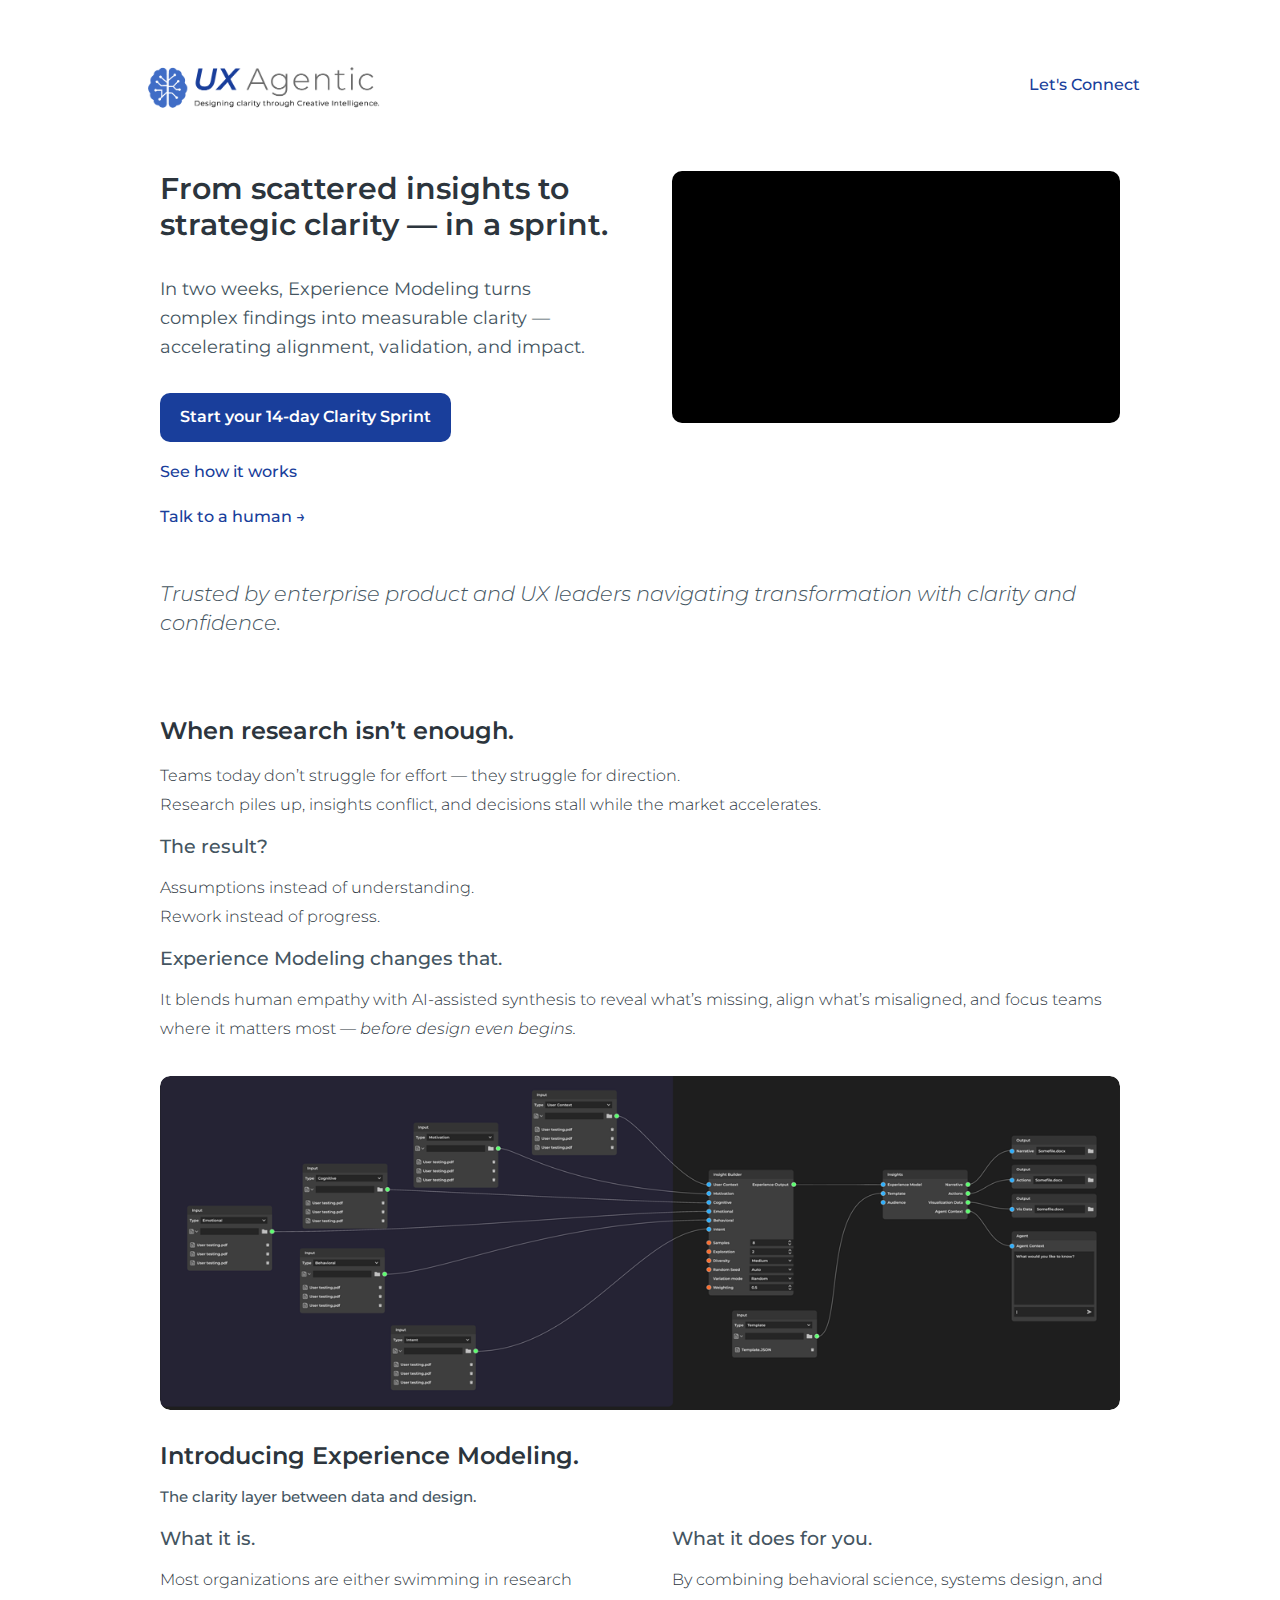
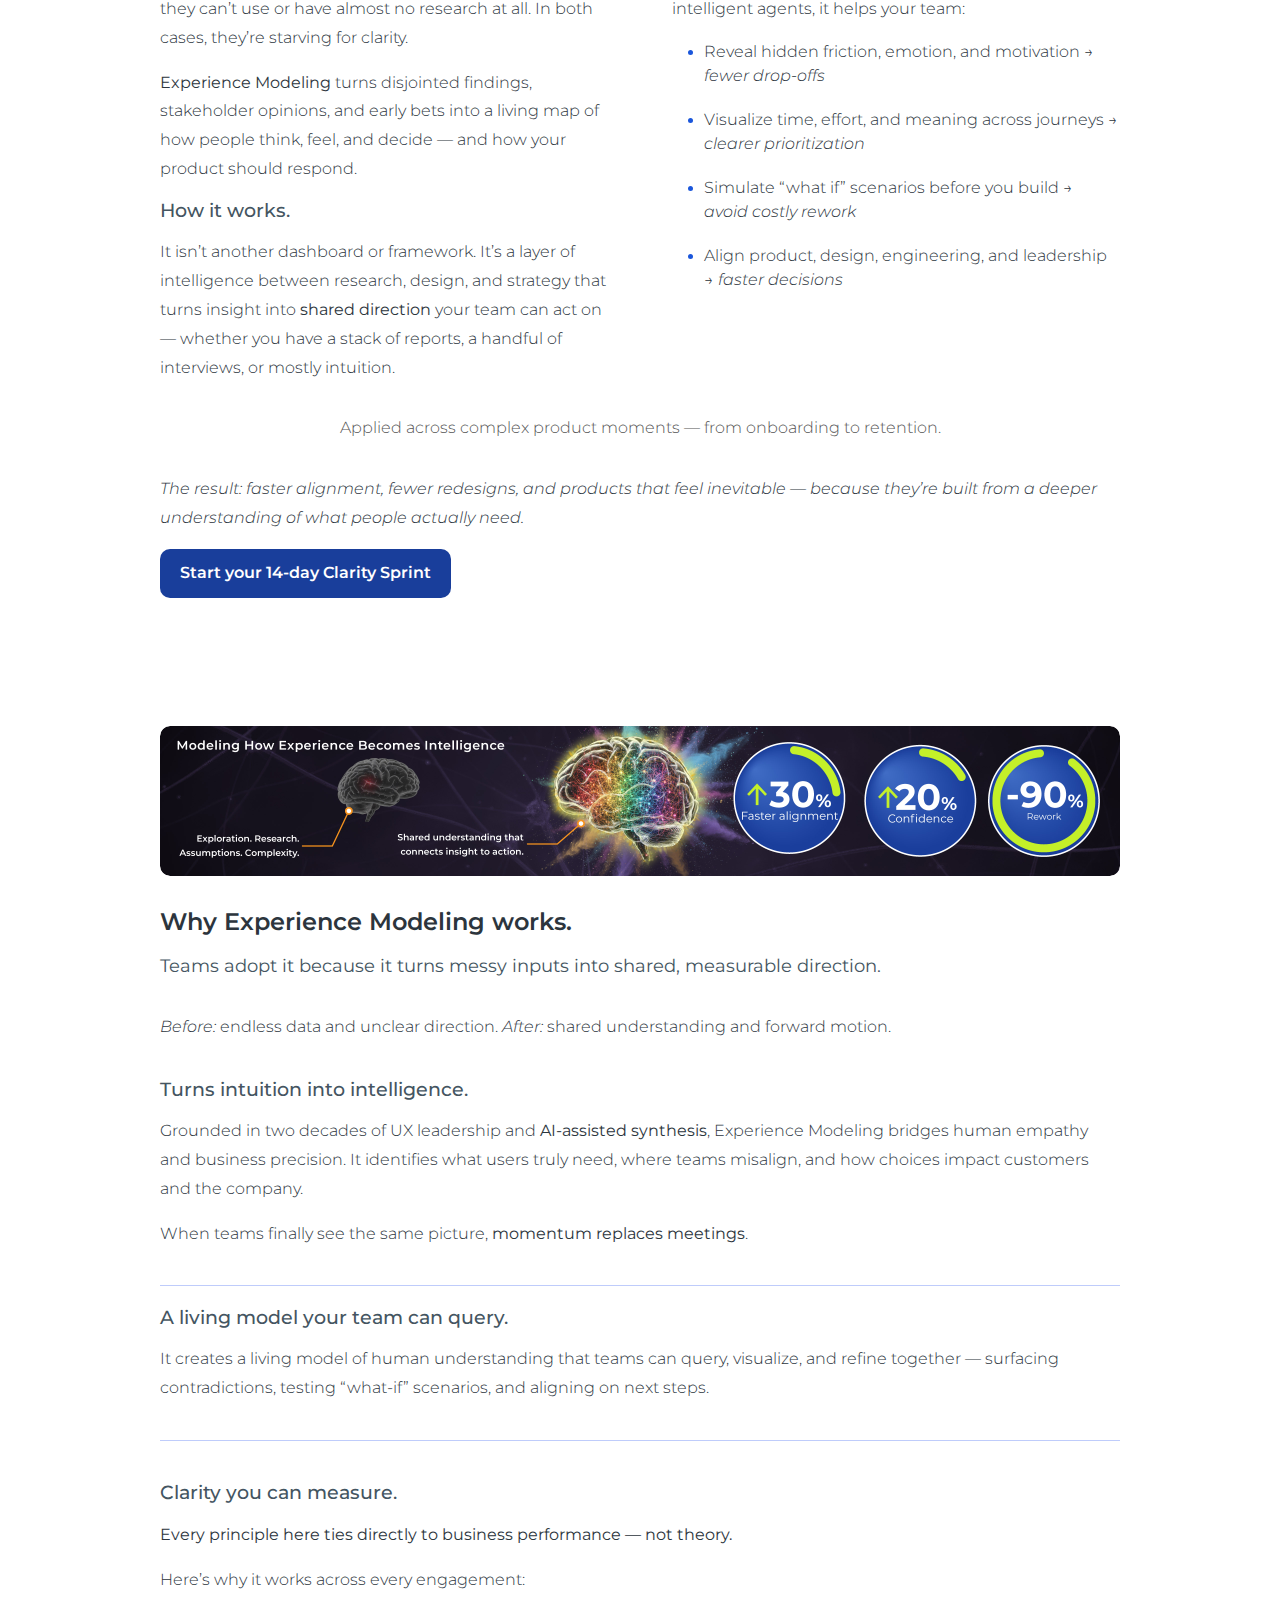
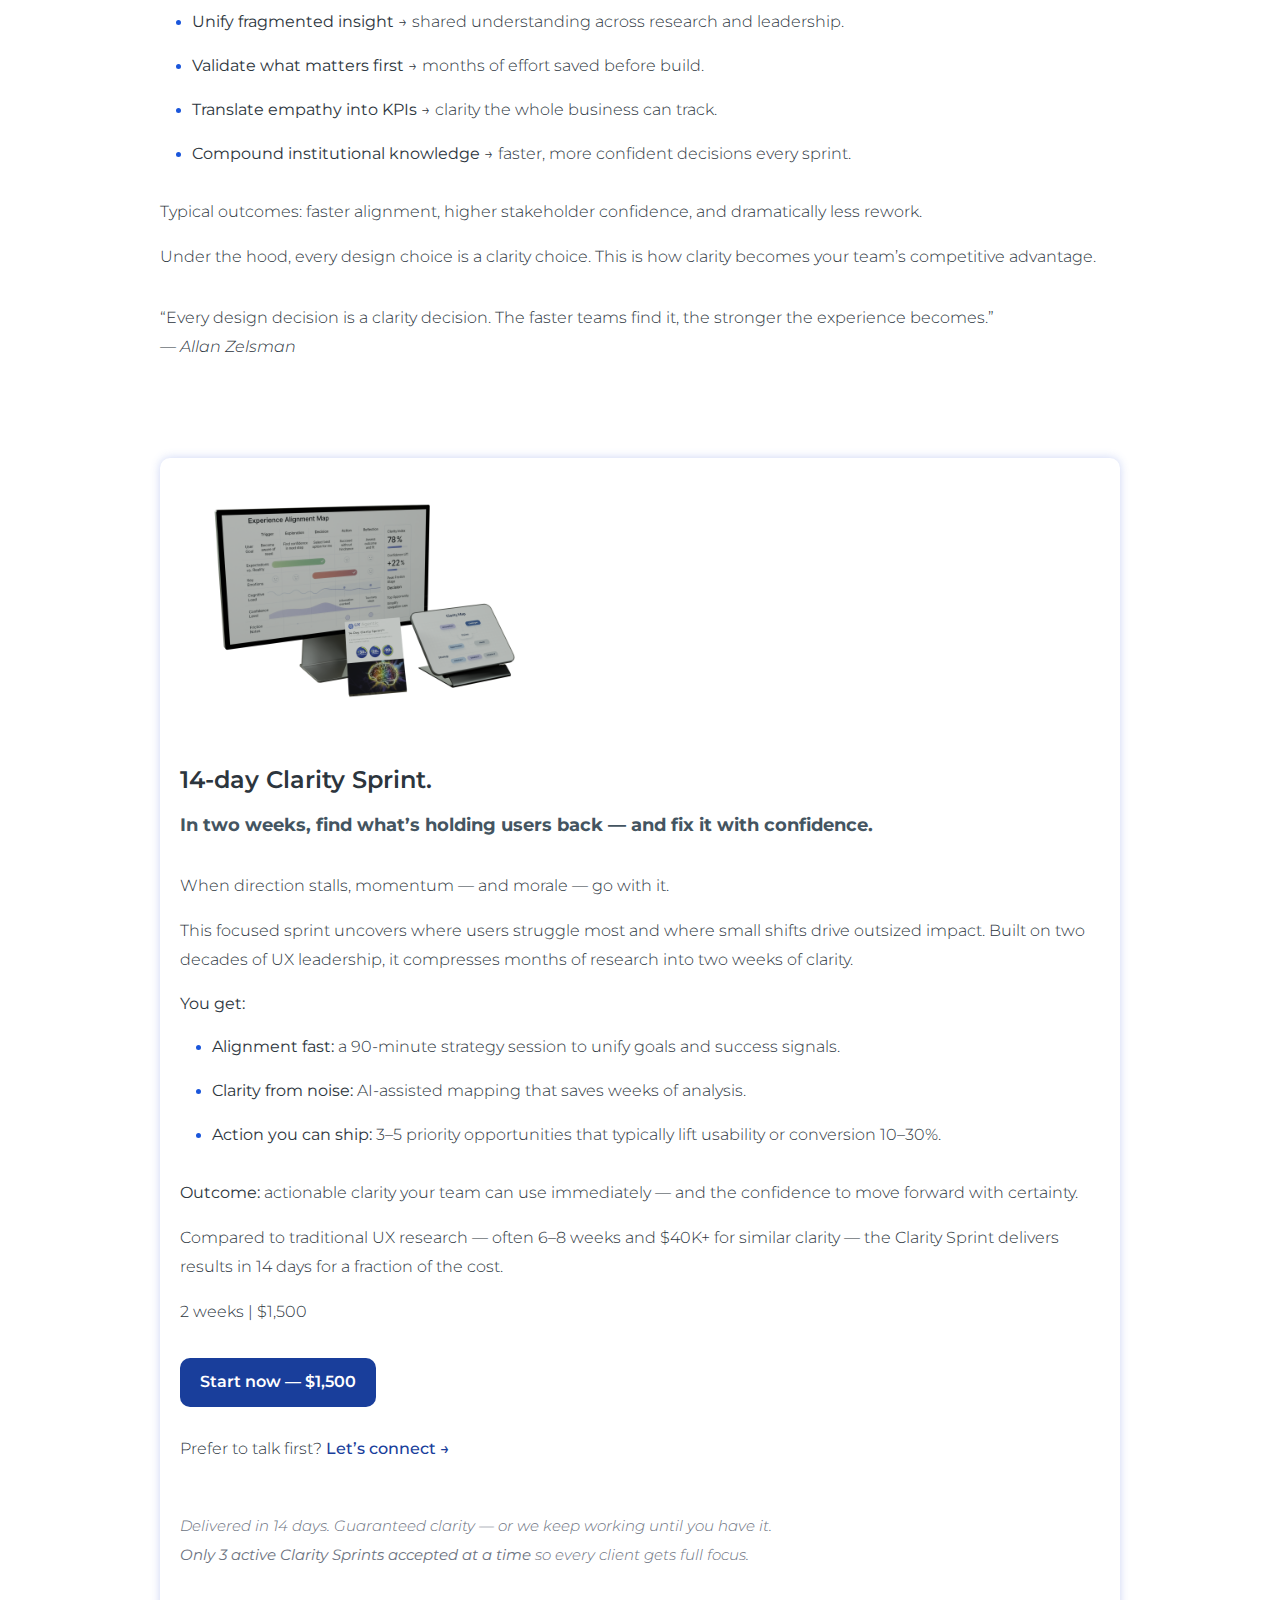
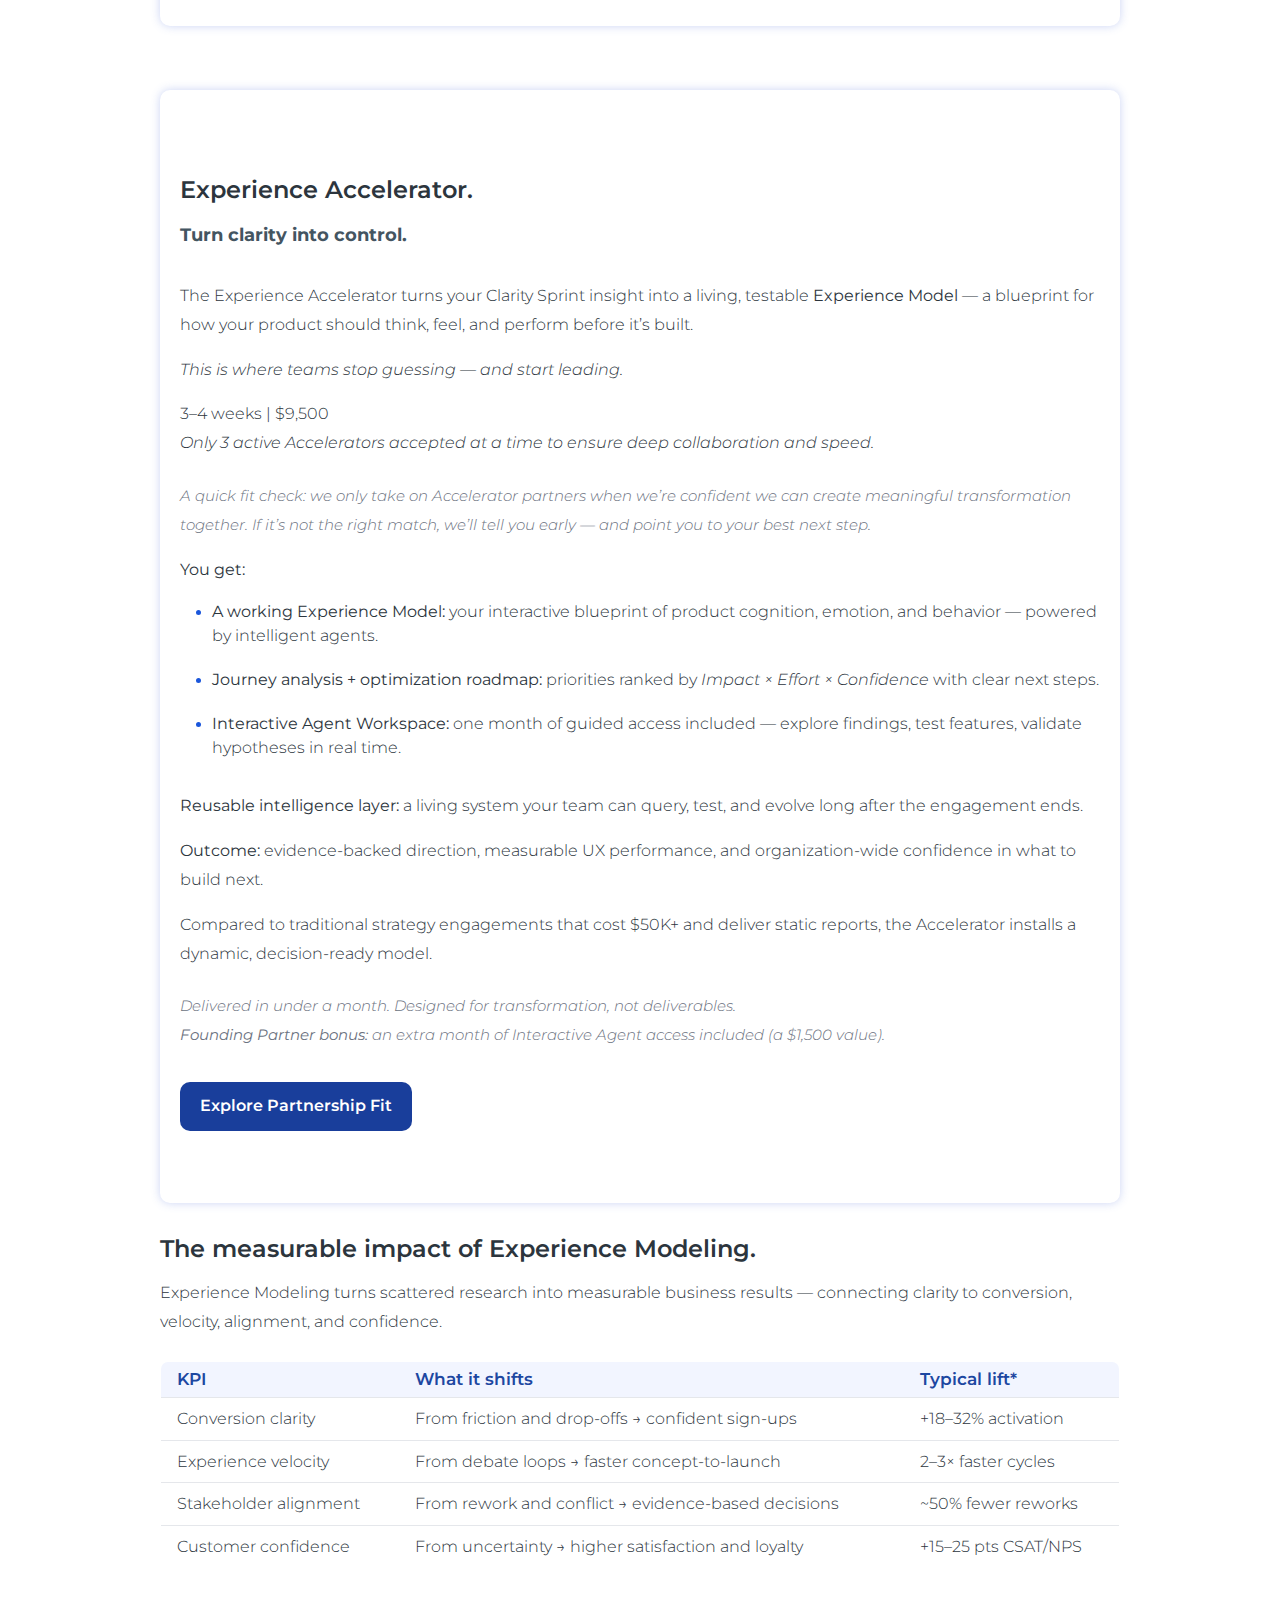
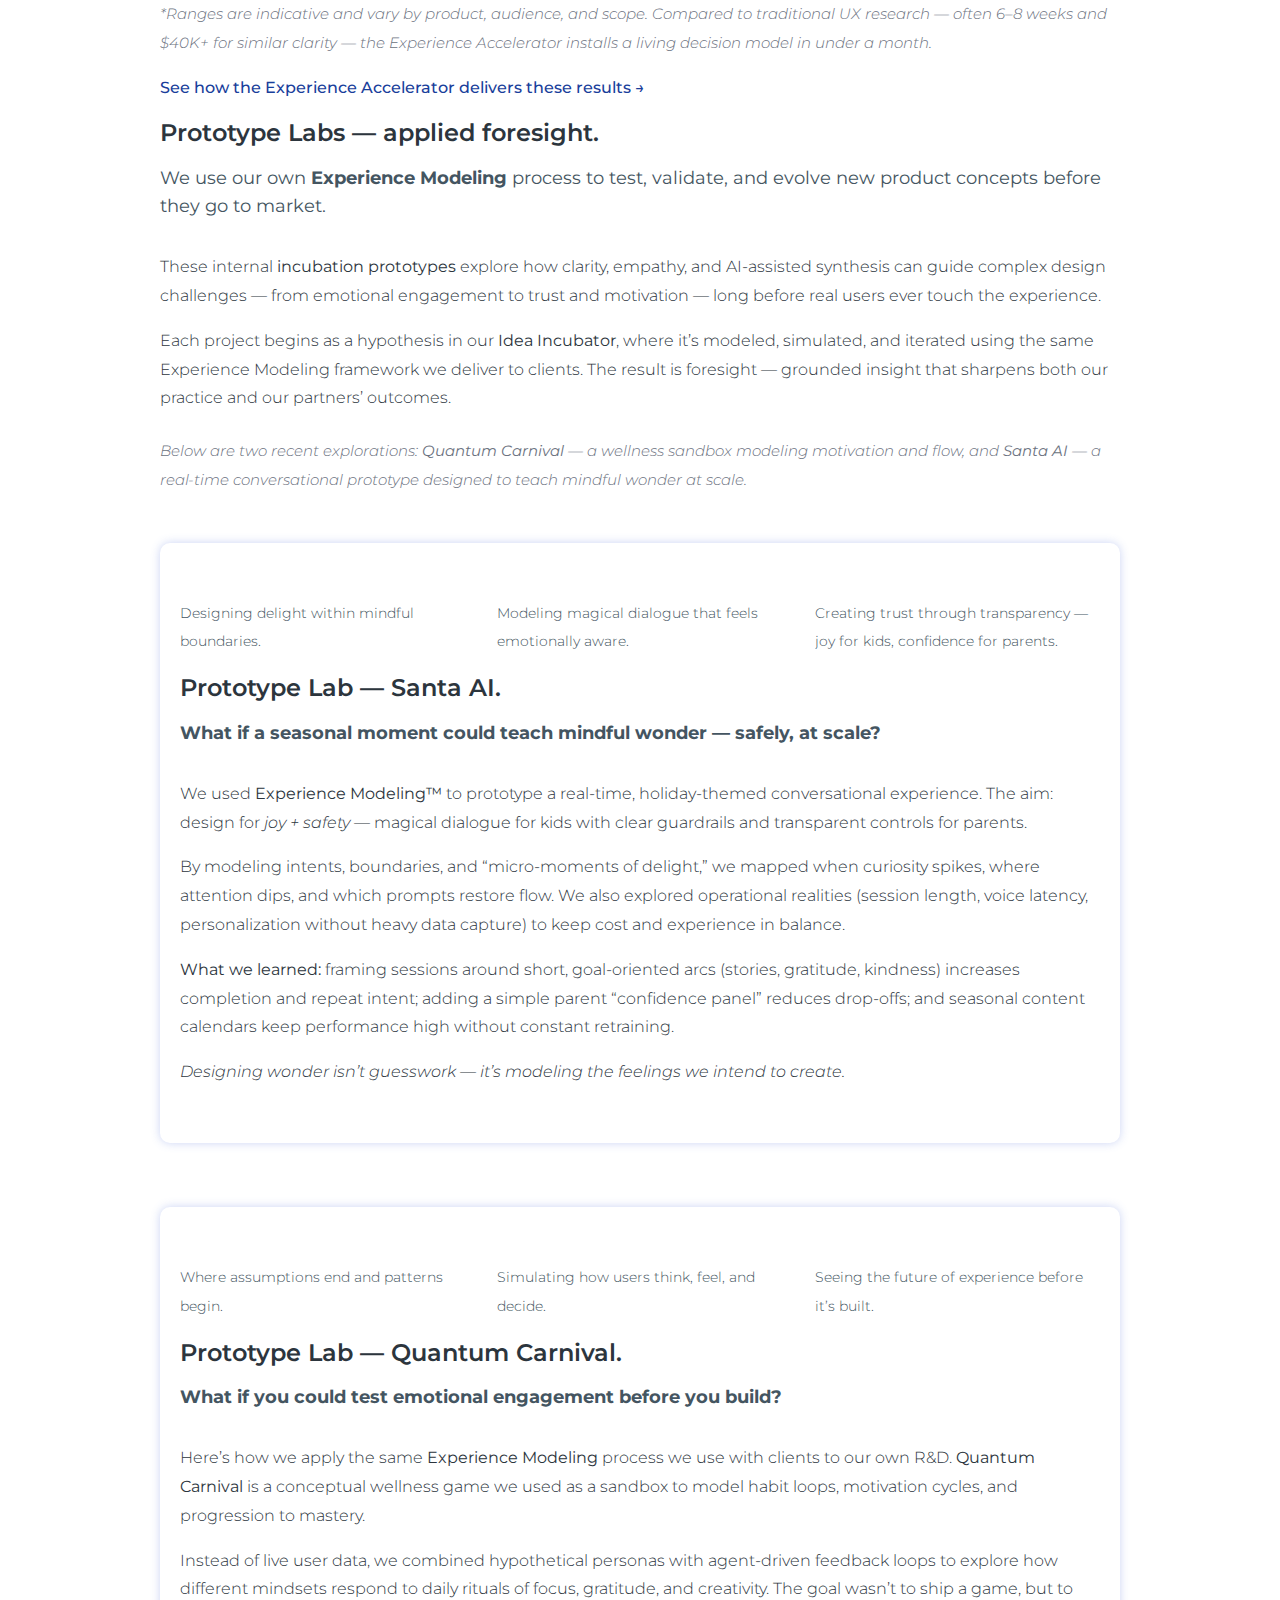
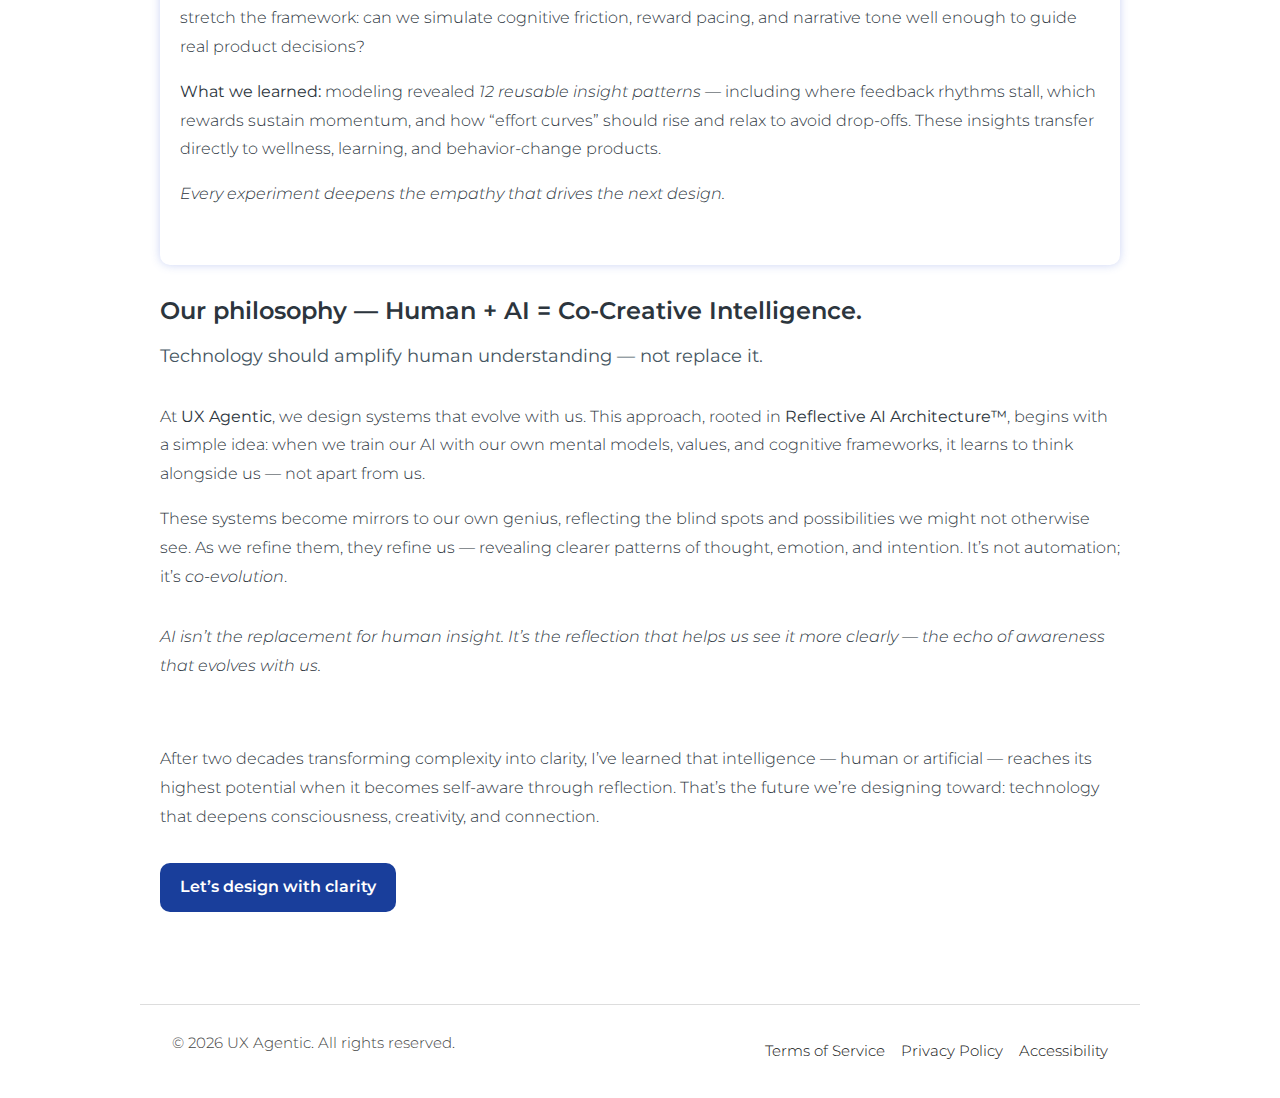
<file: index.html>
<!DOCTYPE html>
<html lang="en">
  <head>
    <meta charset="UTF-8" />
    <meta http-equiv="refresh" content="0; url=offers.html" />
    <title>Redirecting...</title>
  </head>
  <body>
    <p>If you’re not redirected automatically, <a href="offers.html">click here</a>.</p>
  </body>
</html>
</file>
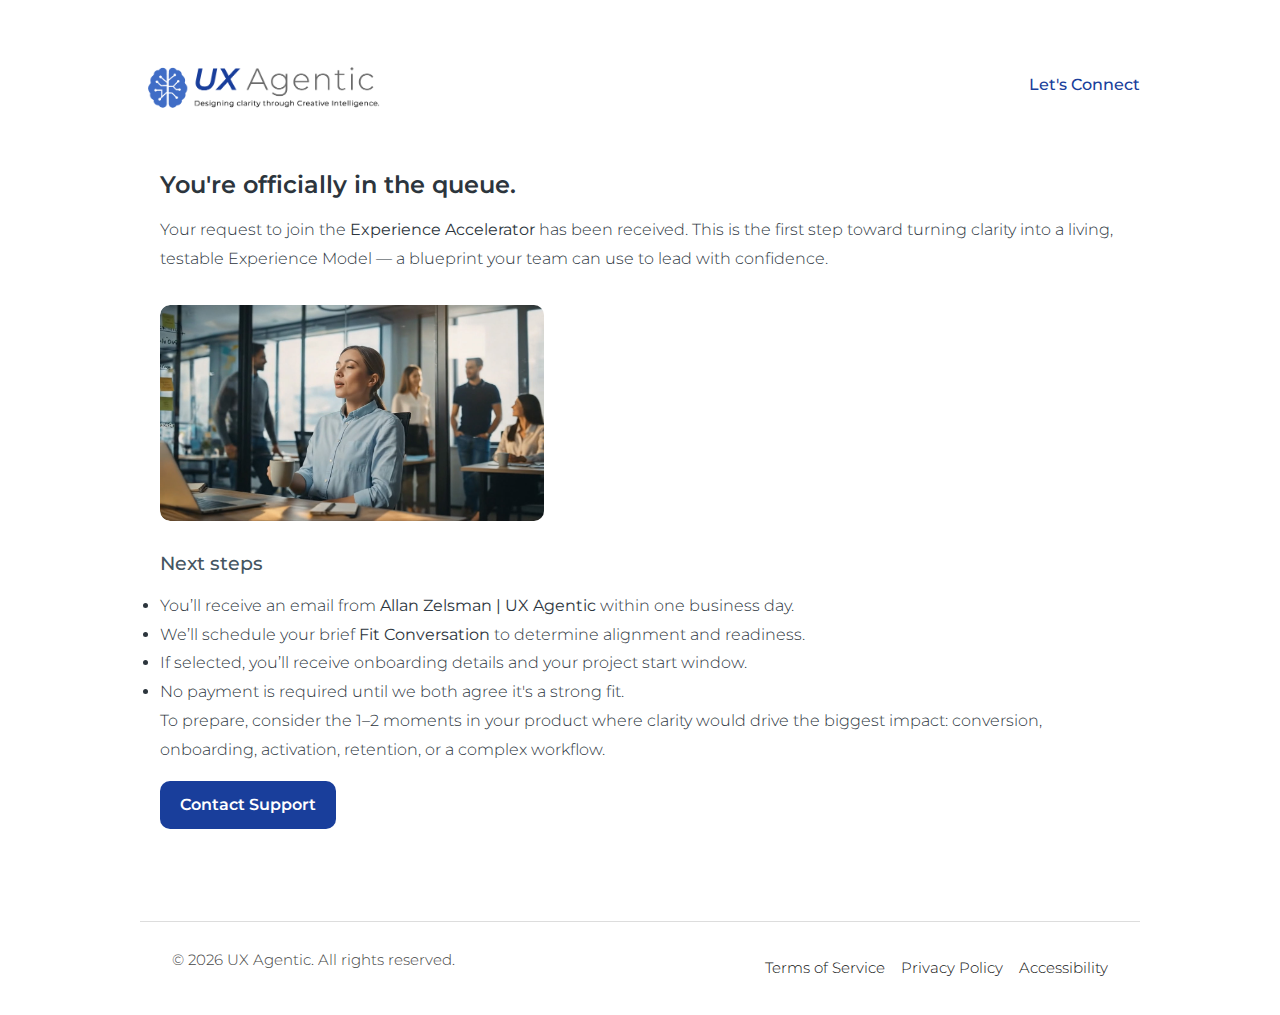
<file: accelerator_confirmation.html>
<!DOCTYPE html>
<html lang="en">
<head>
  <meta charset="utf-8">
  <meta name="viewport" content="width=device-width, initial-scale=1">
  <title>UX Agentic — Thank You</title>
  <link rel="preconnect" href="https://fonts.gstatic.com" crossorigin>
<link href="https://fonts.googleapis.com/css2?family=Montserrat:wght@300;400;500;600&display=swap" rel="stylesheet">
  <link rel="stylesheet" href="css/global.css">
  <script src="js/global.js" defer></script>
  </head>
<body>

<header id="header"></header>

<main class="main">

  <section class="frame section confirm" aria-labelledby="confirm-title">
    <div class="confirm-container">

      <h2 id="confirm-title" class="h2">You're officially in the queue.</h2>

      <p class="body">
        Your request to join the <strong>Experience Accelerator</strong> has been received.
        This is the first step toward turning clarity into a living, testable Experience Model —
        a blueprint your team can use to lead with confidence.
      </p>

      <div class="card-grid" role="list" aria-label="Confirmation image">
        <div class="img-card">
          <img class="card-image small" src="img/UXa_confirmation.jpg"
               alt="UX Agentic confirmation illustration" />
        </div>
      </div>

      <div class="next-steps">
        <h3 class="subhead">Next steps</h3>
        <ul>
          <li>You’ll receive an email from <strong>Allan Zelsman | UX Agentic</strong> within one business day.</li>
          <li>We’ll schedule your brief <strong>Fit Conversation</strong> to determine alignment and readiness.</li>
          <li>If selected, you’ll receive onboarding details and your project start window.</li>
          <li>No payment is required until we both agree it's a strong fit.</li>
        </ul>
      </div>

      <p class="body">
        To prepare, consider the 1–2 moments in your product where clarity would drive the biggest impact:
        conversion, onboarding, activation, retention, or a complex workflow.
      </p>

      <div class="cta-container" style="margin-top:1rem;">
        <a href="mailto:support@uxagentic.ai" class="button primary-button">Contact Support</a>
      </div>

    </div>
  </section>

</main>

<footer id="footer"></footer>

</body>
</html>
</file>
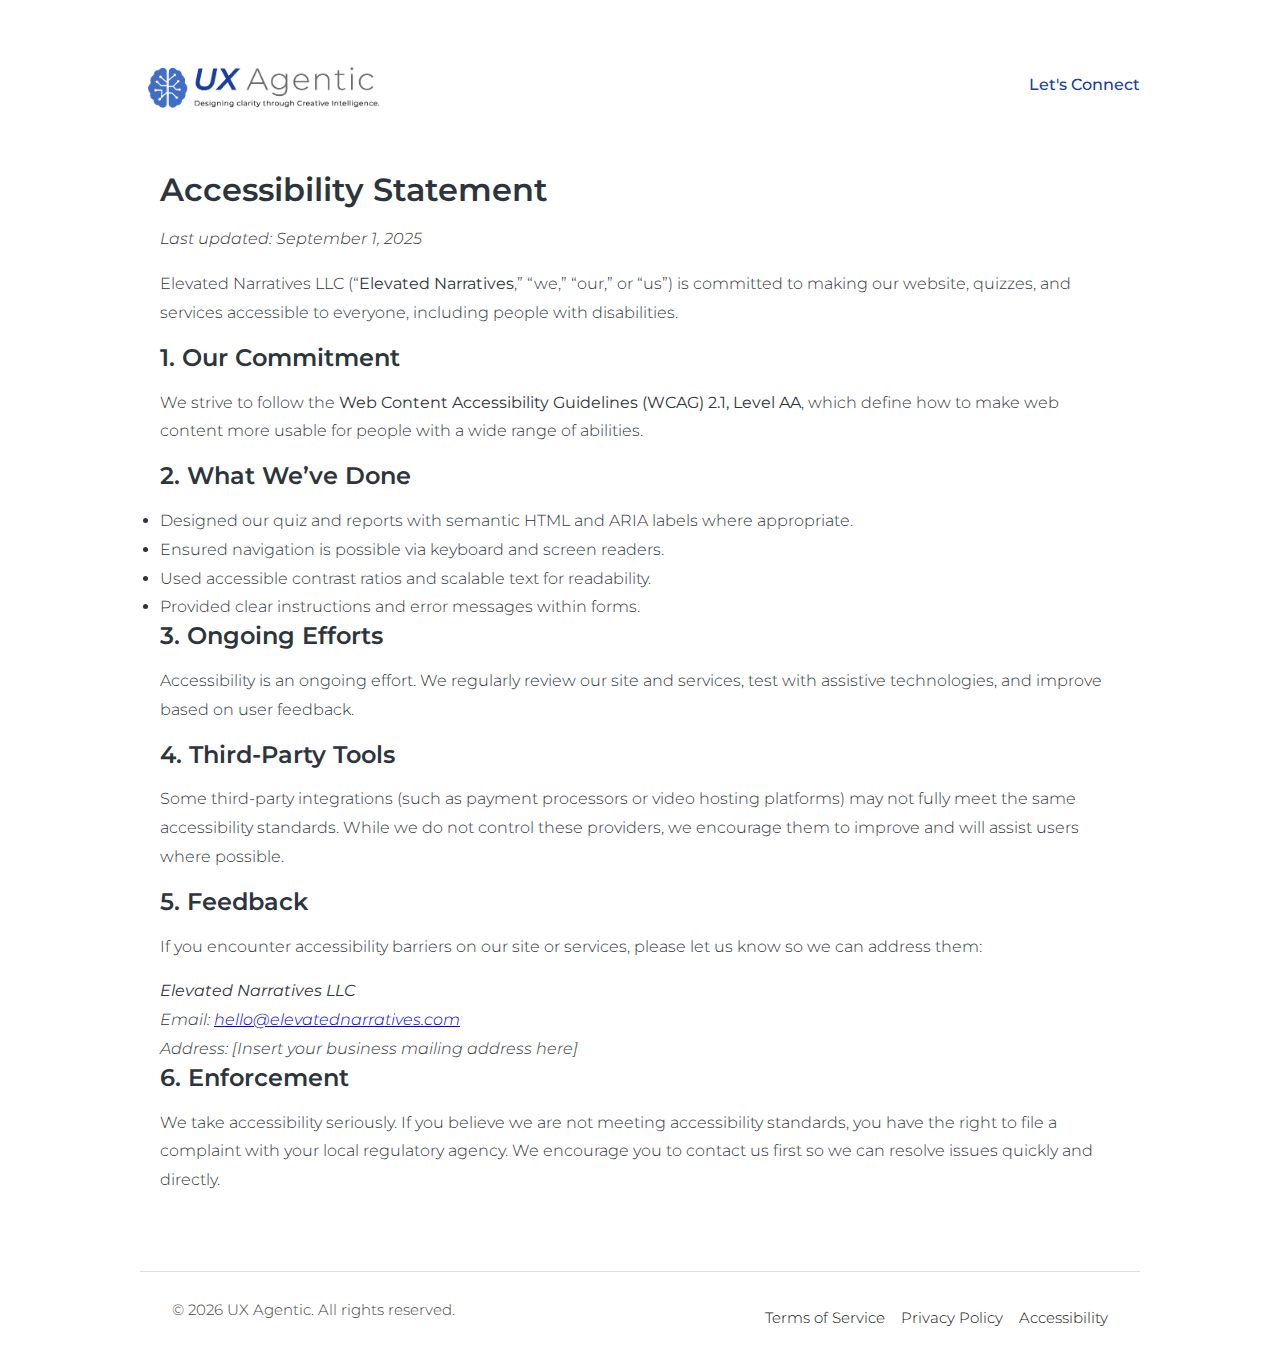
<file: accessibility.html>
<!DOCTYPE html>
<html lang="en">
<head>
  <meta charset="utf-8">
  <meta name="viewport" content="width=device-width, initial-scale=1">
  <title>UX Agentic — Contact Us</title>
  <link rel="preconnect" href="https://fonts.gstatic.com" crossorigin>
<link href="https://fonts.googleapis.com/css2?family=Montserrat:wght@300;400;500;600&display=swap" rel="stylesheet">
  <link rel="stylesheet" href="css/global.css">
  <script src="js/global.js" defer></script>
<body>
  <header id="header" role="banner">
  </header>

   <section class="max-width">
        <!--#include virtual="header.html" -->
        <header id="header"></header>
        </header>
        <main class="main" id="main" role="main" aria-labelledby="accessibility-title">
        <h1 id="accessibility-title">Accessibility Statement</h1>
        <p><em>Last updated: September 1, 2025</em></p>

        <p>
            Elevated Narratives LLC (“<strong>Elevated Narratives</strong>,” “we,” “our,” or “us”) is committed to making our
            website, quizzes, and services accessible to everyone, including people with disabilities.
        </p>

        <h2>1. Our Commitment</h2>
        <p>
            We strive to follow the <strong>Web Content Accessibility Guidelines (WCAG) 2.1, Level AA</strong>, which define
            how to make web content more usable for people with a wide range of abilities.
        </p>

        <h2>2. What We’ve Done</h2>
        <ul>
            <li>Designed our quiz and reports with semantic HTML and ARIA labels where appropriate.</li>
            <li>Ensured navigation is possible via keyboard and screen readers.</li>
            <li>Used accessible contrast ratios and scalable text for readability.</li>
            <li>Provided clear instructions and error messages within forms.</li>
        </ul>

        <h2>3. Ongoing Efforts</h2>
        <p>
            Accessibility is an ongoing effort. We regularly review our site and services, test with assistive technologies,
            and improve based on user feedback.
        </p>

        <h2>4. Third-Party Tools</h2>
        <p>
            Some third-party integrations (such as payment processors or video hosting platforms) may not fully meet the same
            accessibility standards. While we do not control these providers, we encourage them to improve and will assist
            users where possible.
        </p>

        <h2>5. Feedback</h2>
        <p>
            If you encounter accessibility barriers on our site or services, please let us know so we can address them:
        </p>
        <address>
            <strong>Elevated Narratives LLC</strong><br>
            Email: <a href="mailto:hello@elevatednarratives.com">hello@elevatednarratives.com</a><br>
            Address: <em>[Insert your business mailing address here]</em>
        </address>

        <h2>6. Enforcement</h2>
        <p>
            We take accessibility seriously. If you believe we are not meeting accessibility standards, you have the right to
            file a complaint with your local regulatory agency. We encourage you to contact us first so we can resolve issues
            quickly and directly.
        </p>
        </main>
        
    </section>

    <footer id="footer" role="contentinfo">
    </footer>
</body>
</html>
</file>
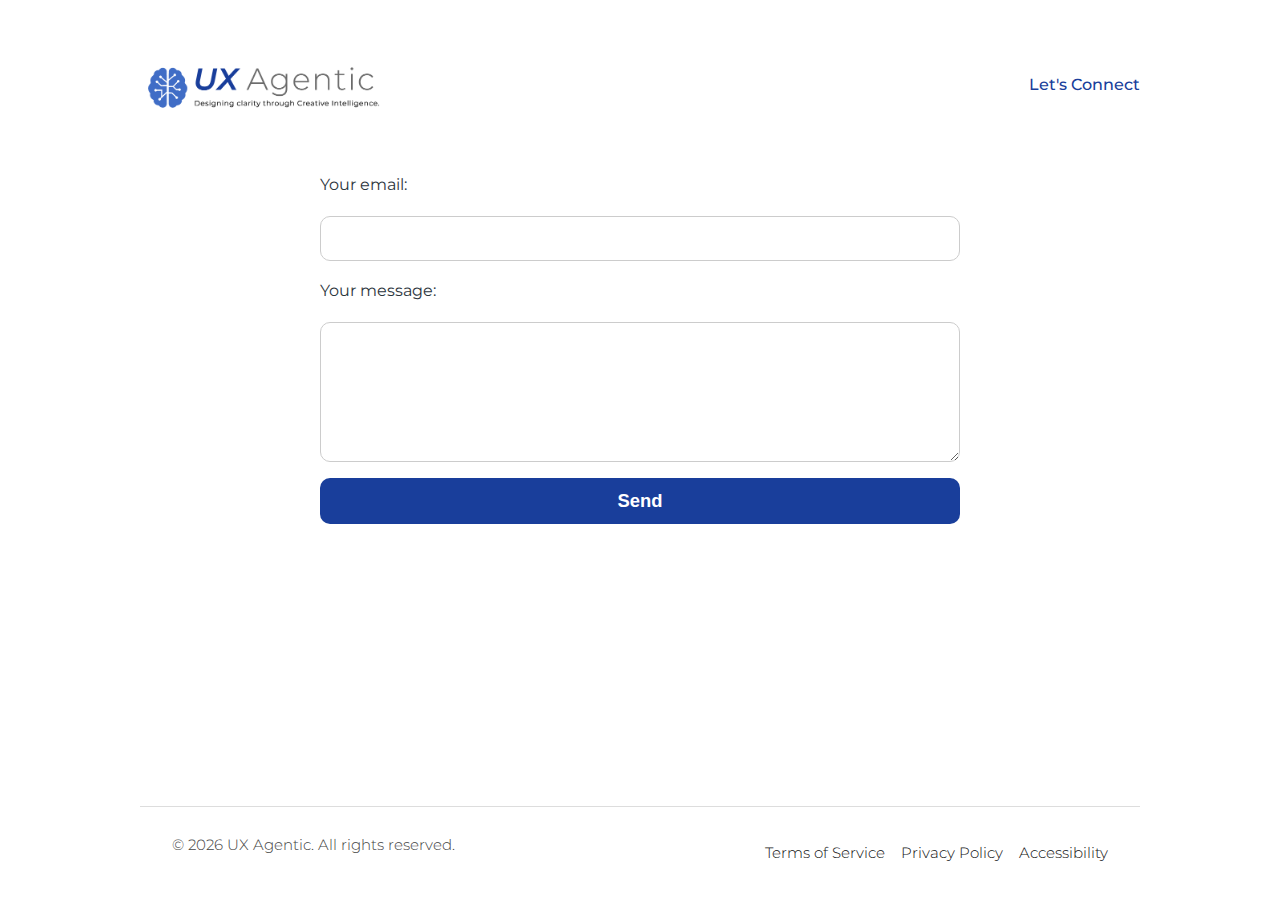
<file: contact.html>
<!DOCTYPE html>
<html lang="en">
<head>
  <meta charset="utf-8">
  <meta name="viewport" content="width=device-width, initial-scale=1">
  <title>UX Agentic — Contact Us</title>
  <link rel="preconnect" href="https://fonts.gstatic.com" crossorigin>
<link href="https://fonts.googleapis.com/css2?family=Montserrat:wght@300;400;500;600&display=swap" rel="stylesheet">
  <link rel="stylesheet" href="css/global.css">
  <script src="js/global.js" defer></script>
<body>
  <header id="header" role="banner">
  </header>

  <main id="main" class="main">
    <!-- modify this form HTML and place wherever you want your form -->
    <form class="contact-form"
      action="https://formspree.io/f/xgvpgqry"
      method="POST"
    >
      <label for="email">Your email:</label>
      <input id="email" type="email" name="email" required>

      <label for="message">Your message:</label>
      <textarea id="message" name="message" required></textarea>

      <!-- your other form fields go here -->
      <button class="button primary-button" type="submit">Send</button>
    </form>
  </main>

    <footer id="footer" role="contentinfo">
    </footer>
</body>
</html>
</file>
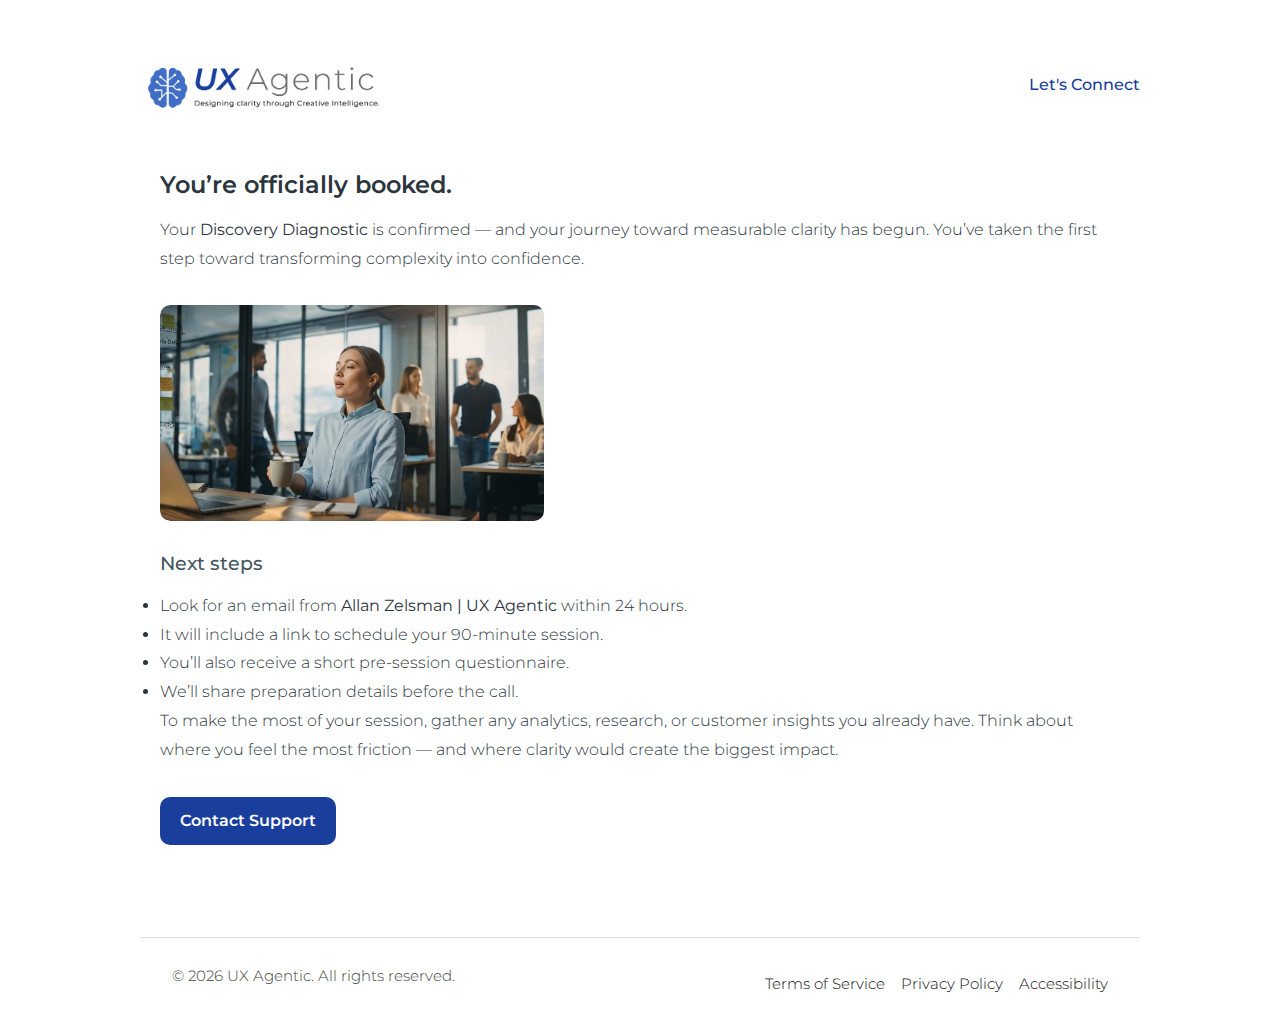
<file: discovery_confirmation.html>
<!DOCTYPE html>
<html lang="en">
<head>
  <meta charset="utf-8">
  <meta name="viewport" content="width=device-width, initial-scale=1">
  <title>UX Agentic — Thank You</title>
  <link rel="preconnect" href="https://fonts.gstatic.com" crossorigin>
<link href="https://fonts.googleapis.com/css2?family=Montserrat:wght@300;400;500;600&display=swap" rel="stylesheet">
  <link rel="stylesheet" href="css/global.css">
  <script src="js/global.js" defer></script>
<body>
  <header id="header" role="banner">
  </header>

  <main id="main" class="main">
    <!-- Confirmation message   -->

     <section class="frame section confirm">
        
        <div class="confirm-container">
          <h2 class="h2">You’re officially booked.</h2>

          <p class="body">
            Your <strong>Discovery Diagnostic</strong> is confirmed — and your journey toward measurable clarity has begun.
            You’ve taken the first step toward transforming complexity into confidence.
          </p>
          <div class="card-grid" role="list" aria-label="Confirmation content">
        <div class="img-card">
          <img class="card-image small" src="img/UXa_confirmation.jpg" alt="Confirmation illustration" />
        </div>
      </div>

          <div class="next-steps">
            <h3 class="subhead">Next steps</h3>
            <ul>
              <li>Look for an email from <strong>Allan Zelsman | UX Agentic</strong> within 24 hours.</li>
              <li>It will include a link to schedule your 90-minute session.</li>
              <li>You’ll also receive a short pre-session questionnaire.</li>
              <li>We’ll share preparation details before the call.</li>
            </ul>
          </div>

          <p class="body">
            To make the most of your session, gather any analytics, research, or customer insights you already have.
            Think about where you feel the most friction — and where clarity would create the biggest impact.
          </p>

          <div class="cta-container">
            <a href="mailto:support@uxagentic.ai">
              <div class="button primary-button">Contact Support</div>
            </a>
          </div>

        </div>
      </section>
  </main>

    <footer id="footer" role="contentinfo">
    </footer>
</body>
</html>
</file>
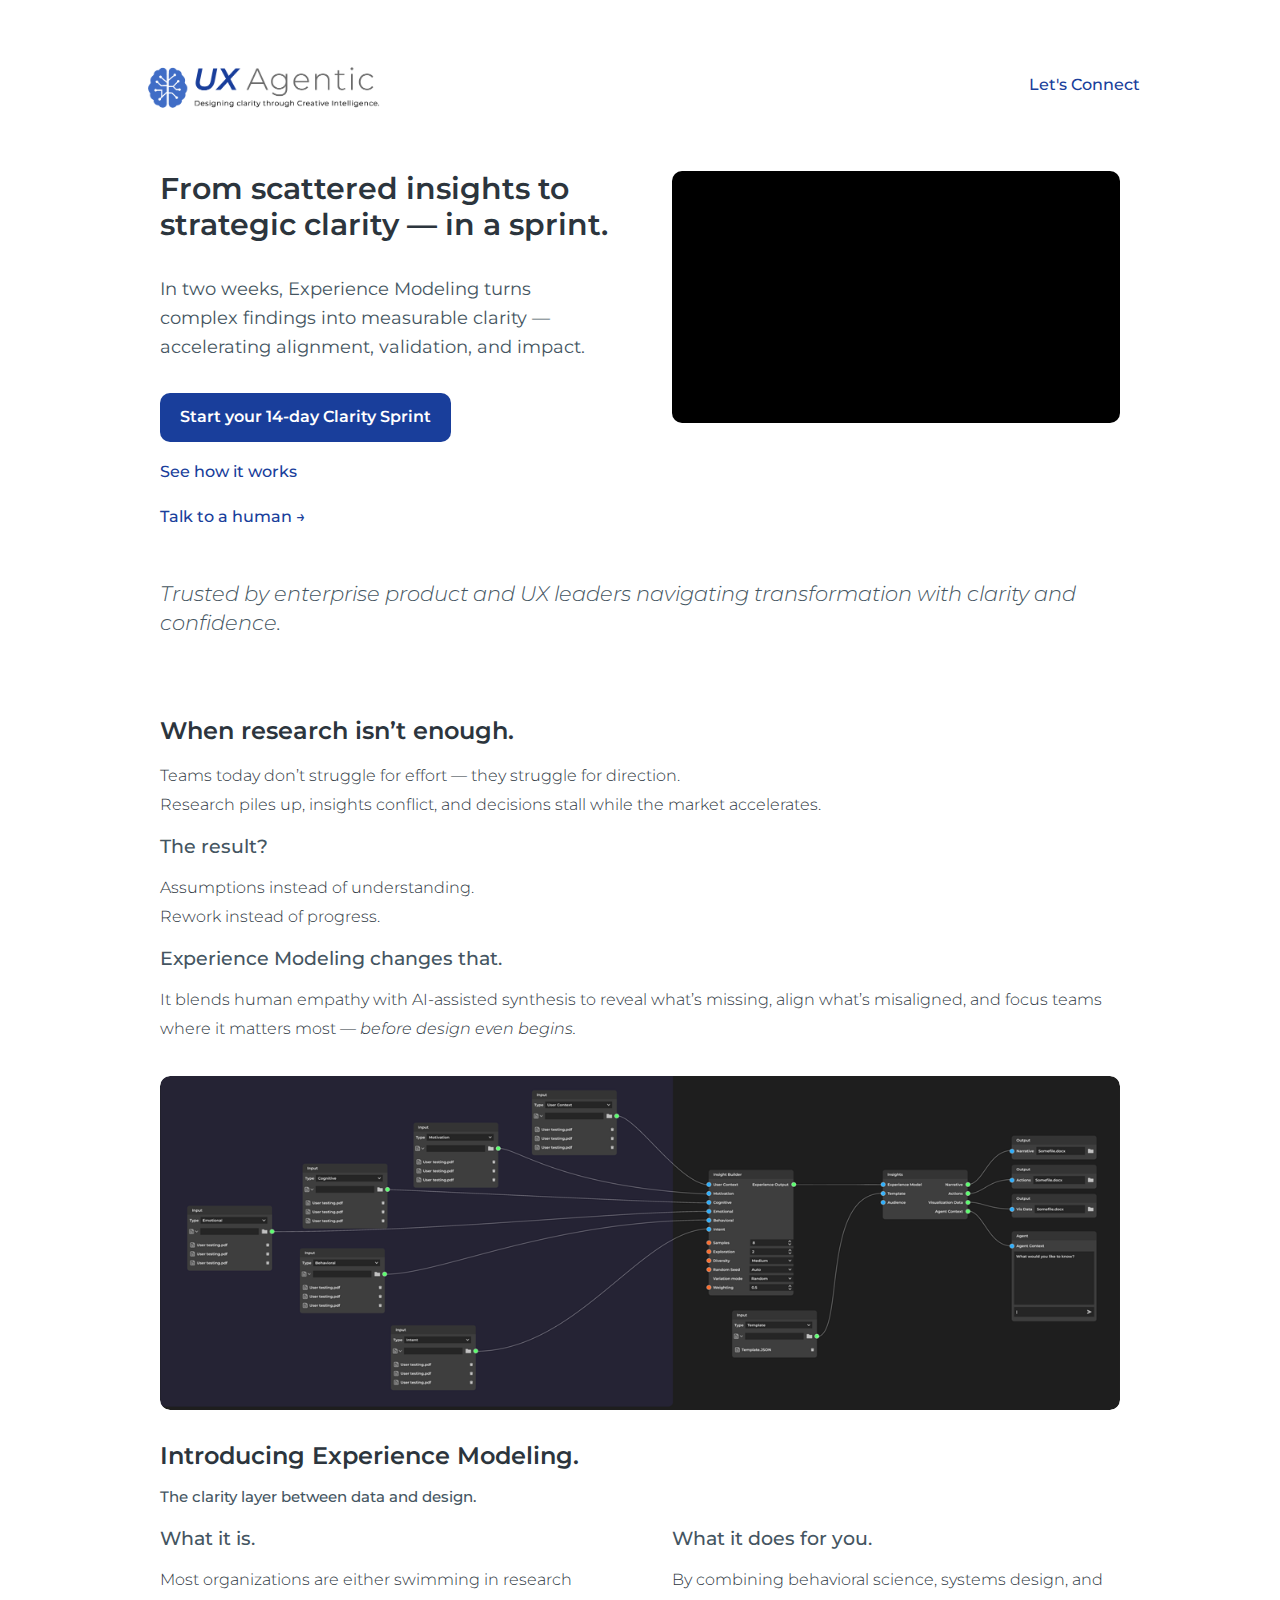
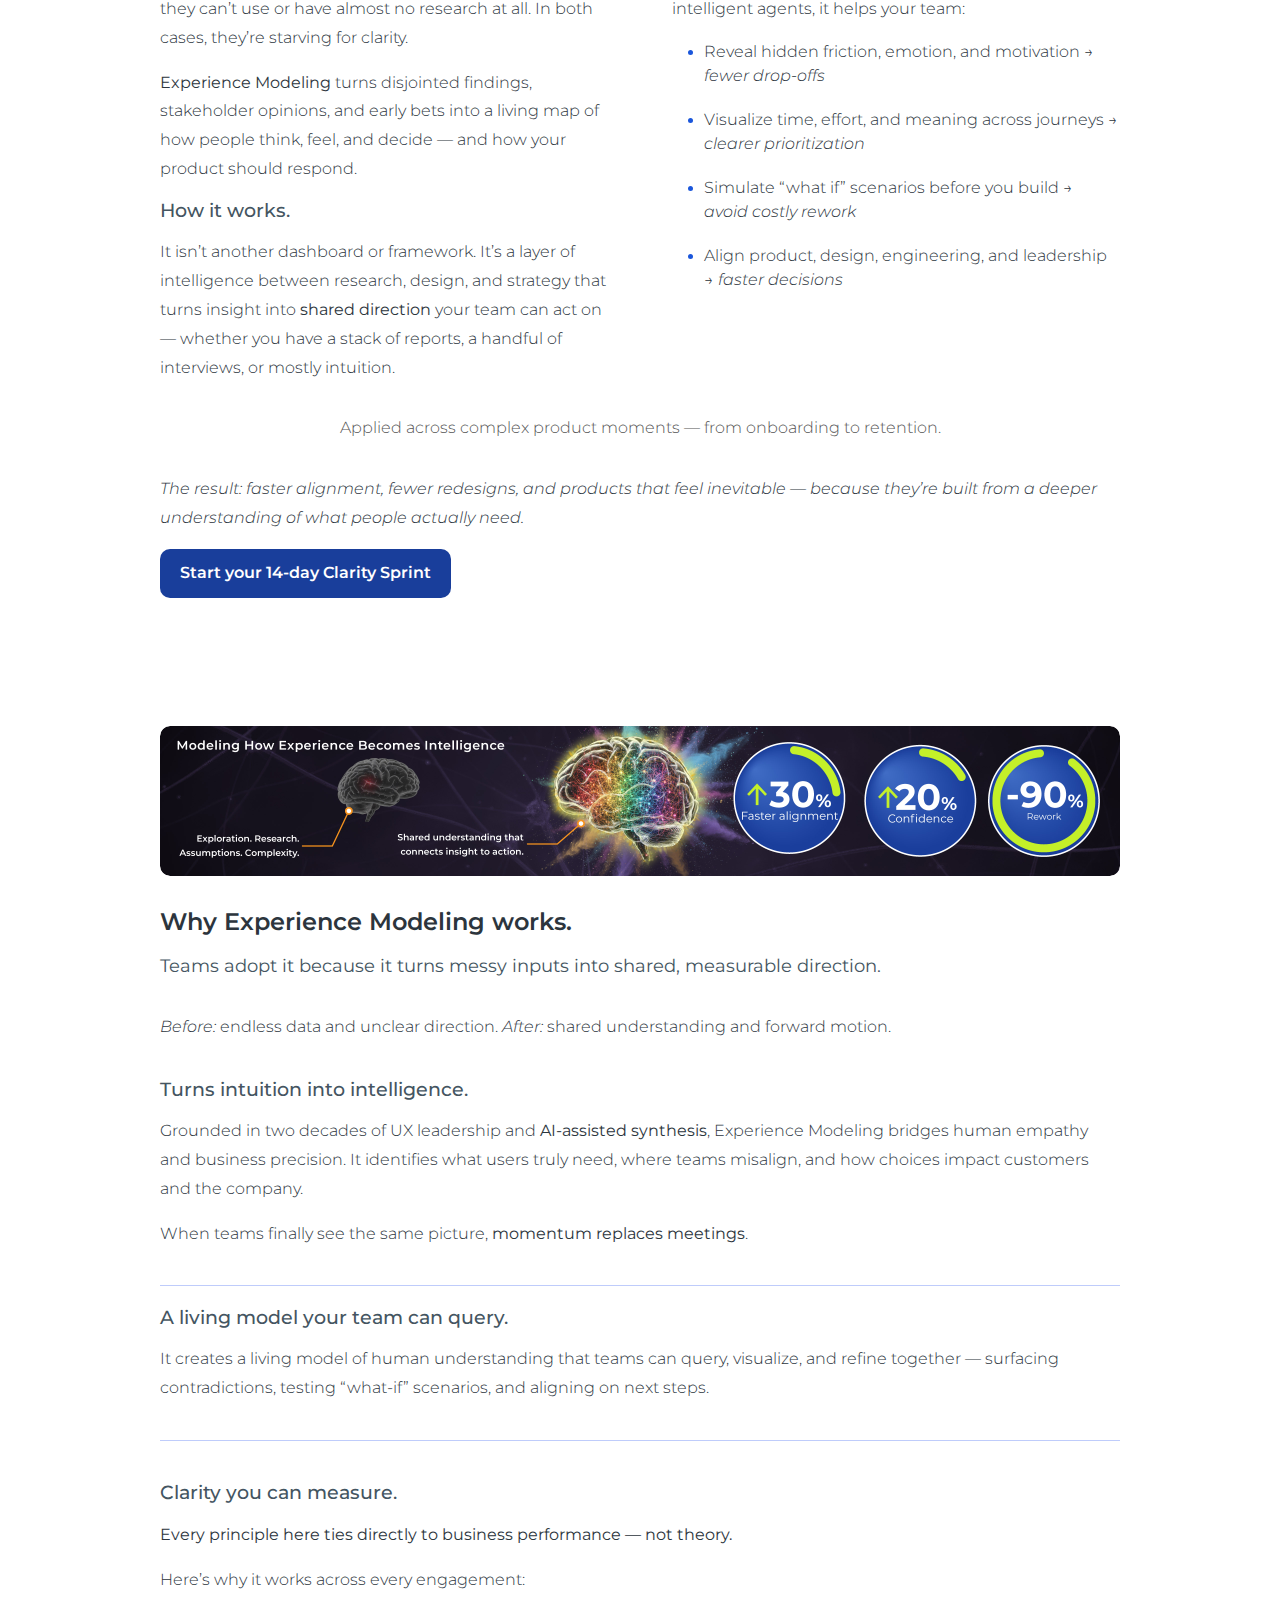
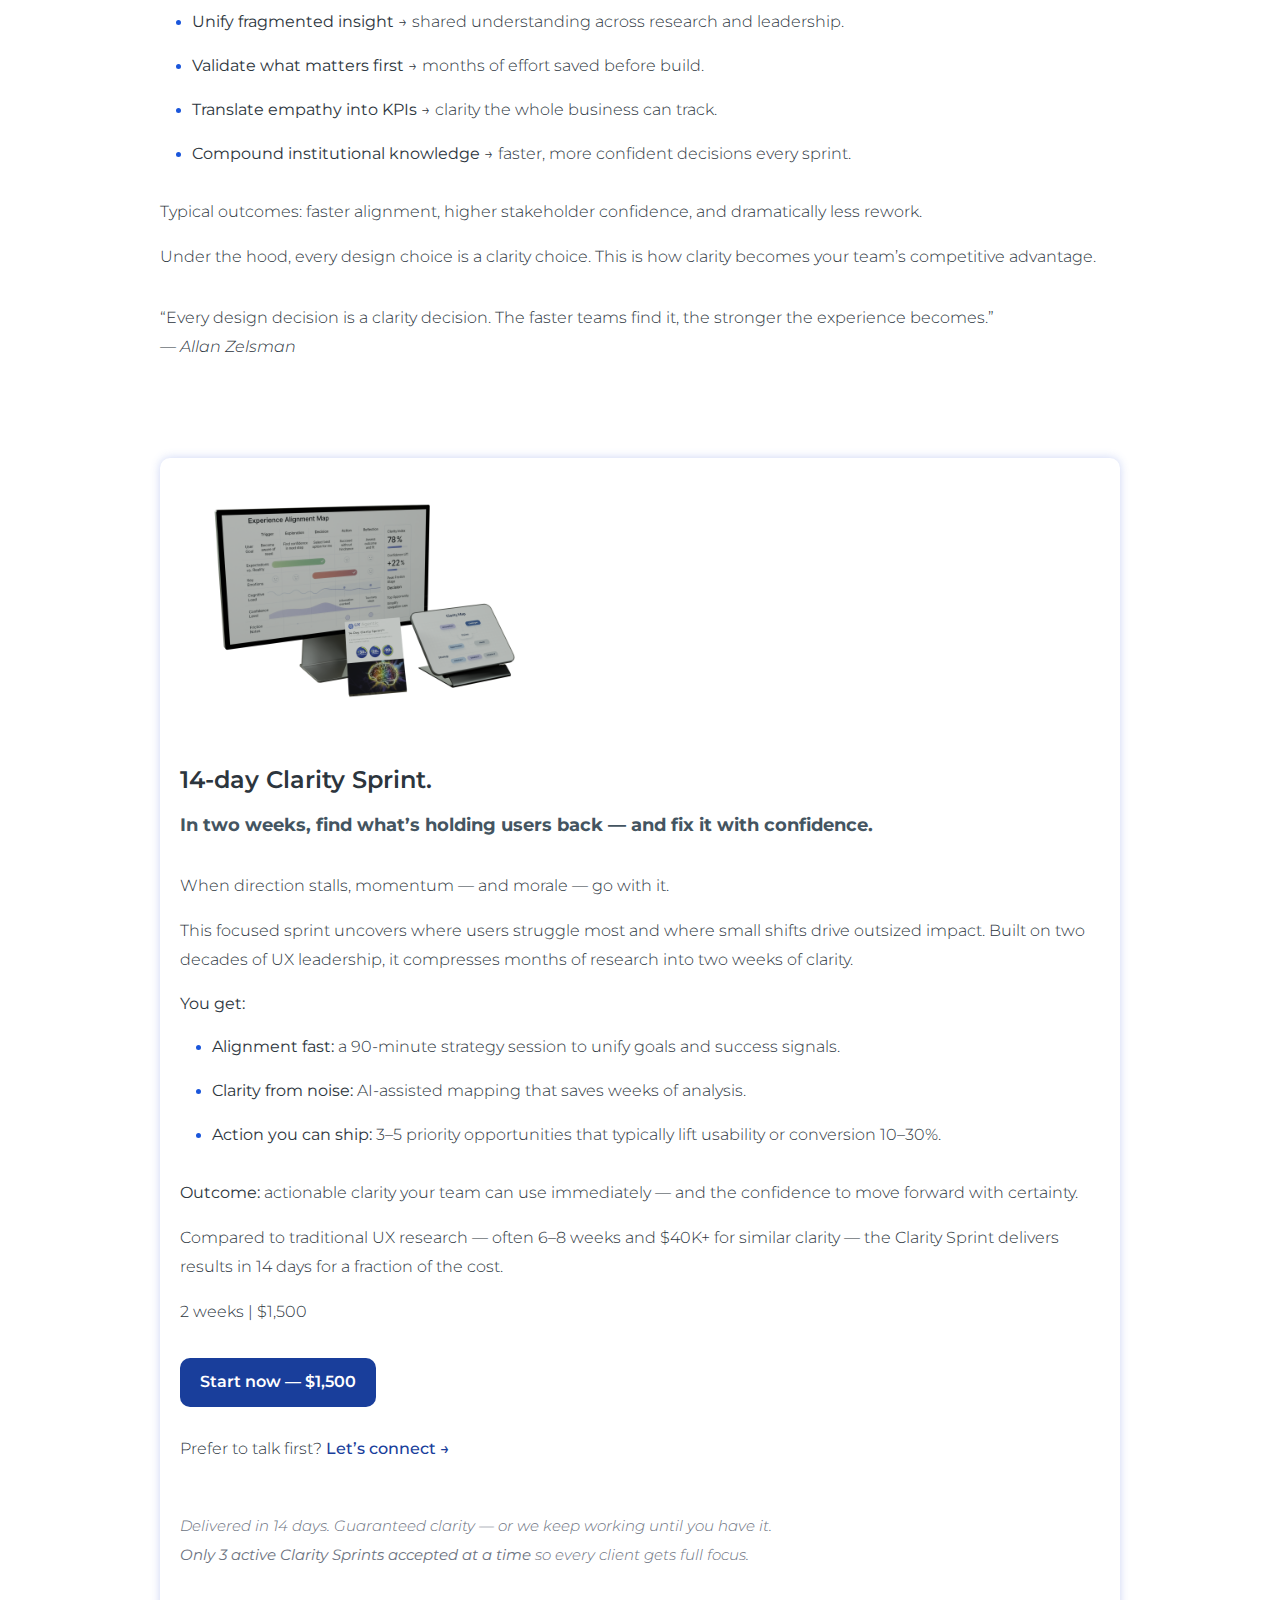
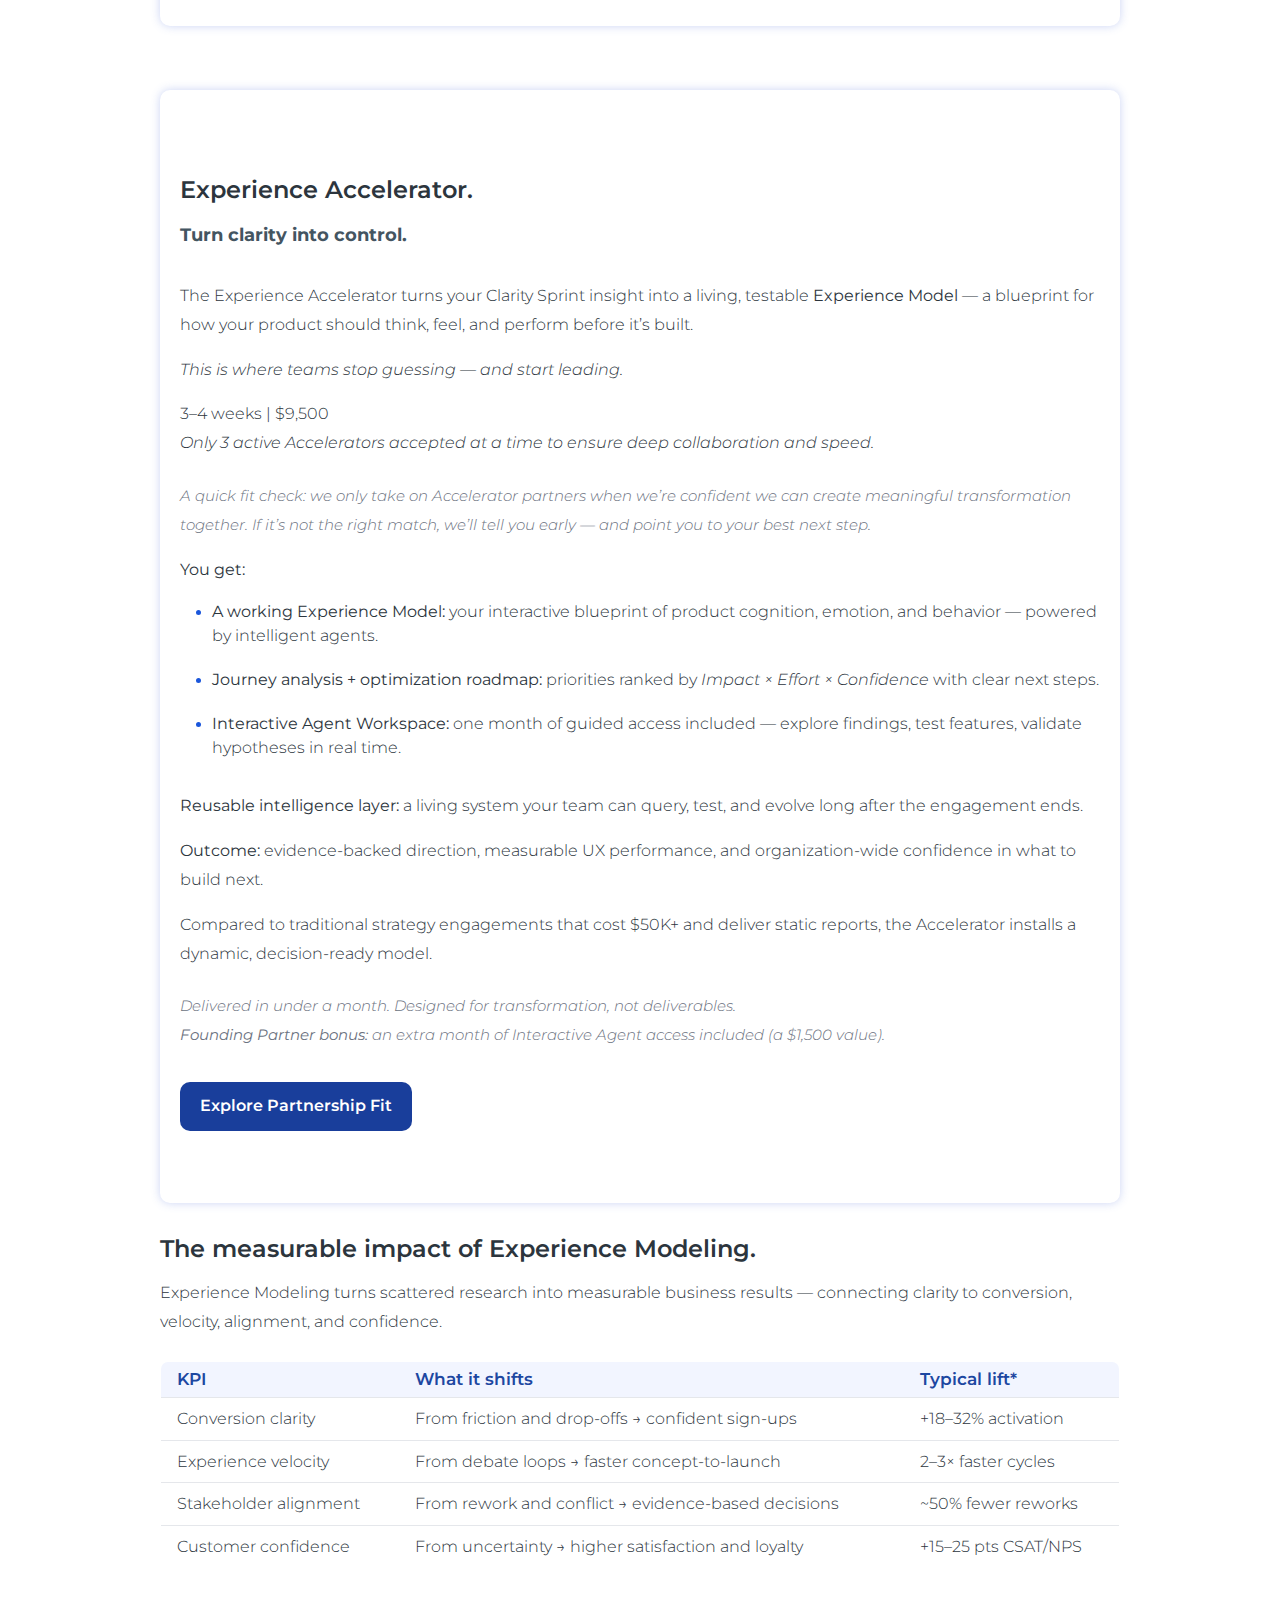
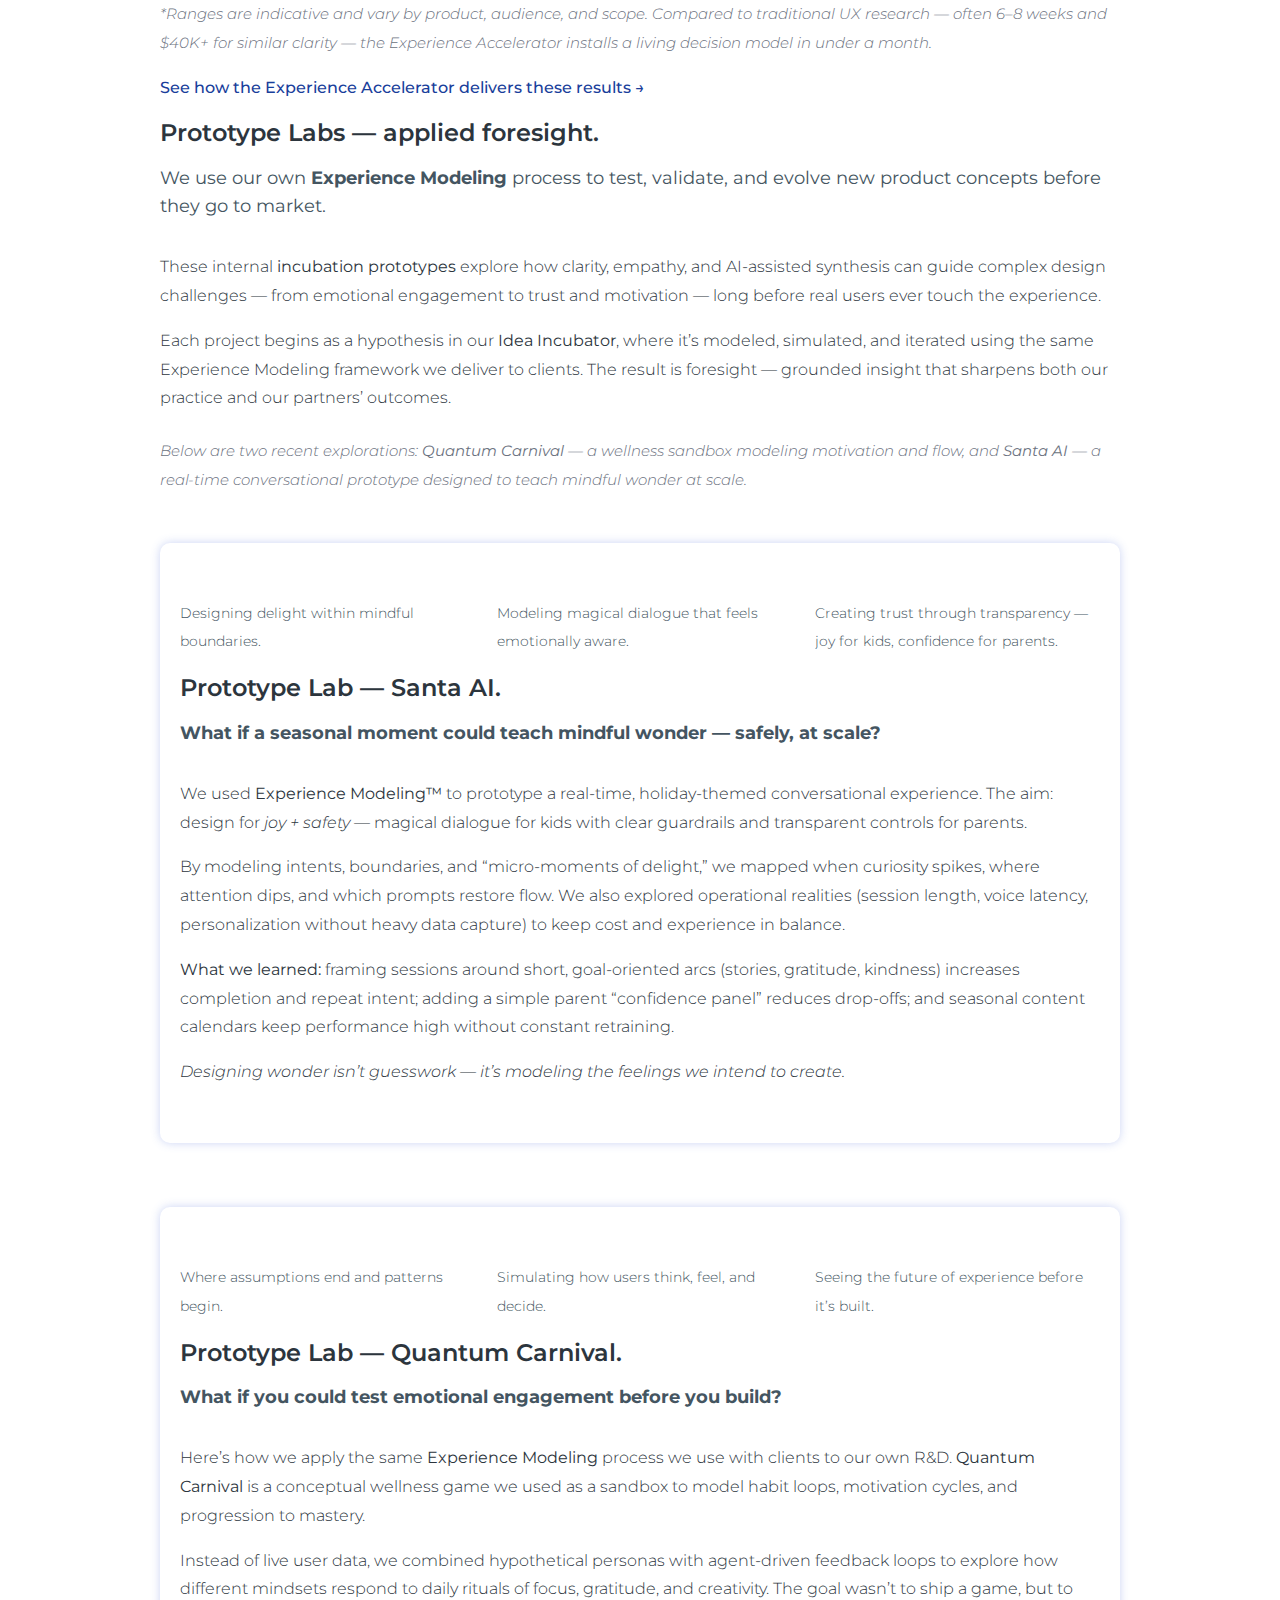
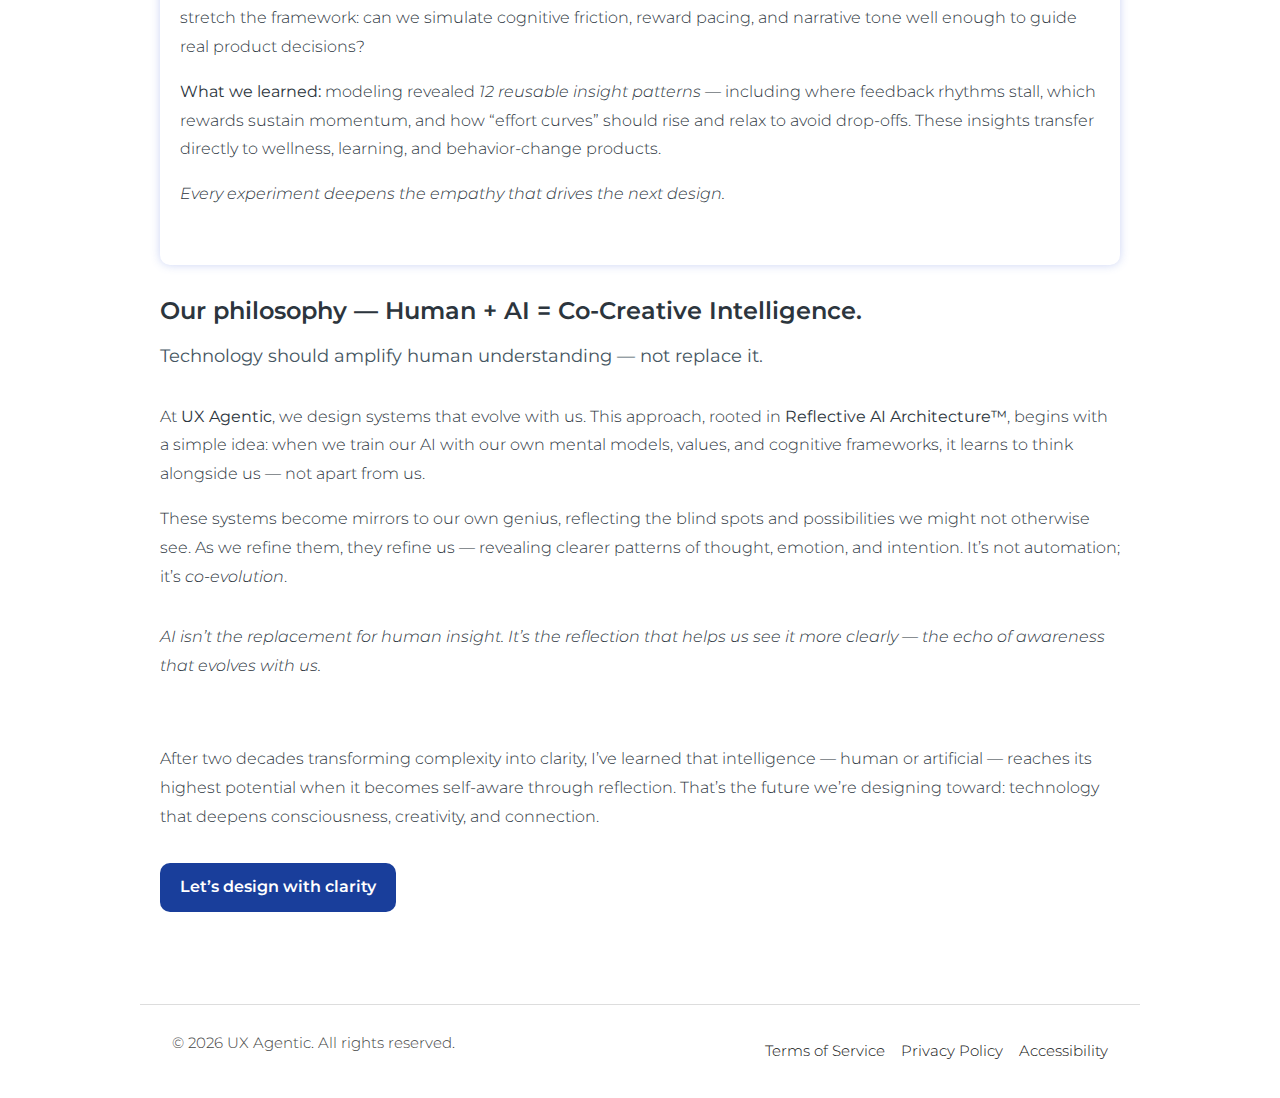
<file: offers.html>
<!DOCTYPE html>
<html lang="en">
<head>
  <meta charset="utf-8">
  <meta name="viewport" content="width=device-width, initial-scale=1">
  <title>UX Agentic — Experience Modeling</title>
  <link rel="preconnect" href="https://fonts.gstatic.com" crossorigin>
  <link href="https://fonts.googleapis.com/css2?family=Montserrat:wght@300;400;500;600&display=swap" rel="stylesheet">
  <link rel="stylesheet" href="css/global.css">
  <script src="js/global.js" defer></script>
</head>
<body>
  <header id="header" role="banner"></header>

  <main id="main" class="main">
    <!-- Hero -->
    <section id="hero" class="hero" aria-labelledby="hero-title" aria-describedby="hero-desc">
      <div class="hero-grid">
        <div class="hero-copy">
          <h1 id="hero-title" class="h1">From scattered insights to strategic clarity — in a sprint.</h1>
          <p id="hero-desc" class="lead">
            In two weeks, Experience Modeling turns complex findings into measurable clarity — accelerating alignment, validation, and impact.
          </p>
          <div class="cta-container" aria-label="Primary actions">
            <a href="#clarity_sprint" class="button primary-button">Start your 14-day Clarity Sprint</a>
            <a href="#experience_modeling" class="text-link">See how it works</a>
            <a href="contact.html" class="text-link">Talk to a human →</a>
          </div>
        </div>

        <div class="hero-video-wrapper">
          <iframe
            src="https://www.youtube.com/embed/cTIgaGhxYII"
            title="How Experience Modeling reveals what to build next (2:00)"
            loading="lazy"
            frameborder="0"
            allow="accelerometer; autoplay; clipboard-write; encrypted-media; gyroscope; picture-in-picture; web-share"
            referrerpolicy="strict-origin-when-cross-origin"
            allowfullscreen>
          </iframe>
        </div>
      </div>
    </section>

    <!-- Trust band -->
    <section class="frame section quote" aria-labelledby="trust-title">
      <h2 id="trust-title" class="h2 visually-hidden">Trusted by leading teams.</h2>
      <p class="body italic call-out">
        Trusted by enterprise product and UX leaders navigating transformation with clarity and confidence.
      </p>
    </section>

    <!-- Problem -->
    <section class="frame section" aria-labelledby="research-title" aria-describedby="research-desc">
      <h2 id="research-title" class="h2">When research isn’t enough.</h2>

      <p id="research-desc" class="body">
        Teams today don’t struggle for effort — they struggle for direction.<br>
        Research piles up, insights conflict, and decisions stall while the market accelerates.
      </p>

      <h3 class="h3">The result?</h3>
      <p class="body">
        Assumptions instead of understanding.<br>
        Rework instead of progress.
      </p>

      <h3 class="h3">Experience Modeling changes that.</h3>
      <p class="body">
        It blends human empathy with AI-assisted synthesis to reveal what’s missing, align what’s misaligned,
        and focus teams where it matters most — <em>before design even begins.</em>
      </p>

      <div class="card-grid" role="list" aria-label="Experience Modeling visualization">
        <div class="img-card" role="listitem">
          <img class="card-image" src="img/exeperience_model.png" loading="lazy"
               alt="Node diagram connecting research inputs to synthesized insights and product decisions" />
        </div>
      </div>
    </section>

    <!-- Introducing Experience Modeling -->
    <section id="experience_modeling" class="section-pad section"
             aria-labelledby="em-title" aria-describedby="em-def">
      <h2 id="em-title" class="h2">Introducing Experience Modeling.</h2>
      <p class="kicker">The clarity layer between data and design.</p>

      <div class="two-col-grid">
        <div class="col-left">
          <h3 class="h3">What it is.</h3>
          <p id="em-def" class="body">
            Most organizations are either swimming in research they can’t use or have almost no research at all.
            In both cases, they’re starving for clarity.
          </p>

          <p class="body">
            <strong>Experience Modeling</strong> turns disjointed findings, stakeholder opinions, and early bets into a living map of how people think, feel, and decide —
            and how your product should respond.
          </p>

          <h3 class="h3">How it works.</h3>
          <p class="body">
            It isn’t another dashboard or framework. It’s a layer of intelligence between research, design, and strategy
            that turns insight into <strong>shared direction</strong> your team can act on — whether you have a stack of reports,
            a handful of interviews, or mostly intuition.
          </p>
        </div>

        <div class="col-right">
          <h3 class="h3">What it does for you.</h3>
          <p class="body">By combining behavioral science, systems design, and intelligent agents, it helps your team:</p>

          <ul class="list">
            <li>Reveal hidden friction, emotion, and motivation <span aria-hidden="true">→</span> <em>fewer drop-offs</em></li>
            <li>Visualize time, effort, and meaning across journeys <span aria-hidden="true">→</span> <em>clearer prioritization</em></li>
            <li>Simulate “what if” scenarios before you build <span aria-hidden="true">→</span> <em>avoid costly rework</em></li>
            <li>Align product, design, engineering, and leadership <span aria-hidden="true">→</span> <em>faster decisions</em></li>
          </ul>
        </div>
      </div>

      <p class="meta center" style="margin-top:1rem;">
        Applied across complex product moments — from onboarding to retention.
      </p>

      <div class="section-pad" style="padding-top:1rem;">
        <p class="body">
          <em>The result: faster alignment, fewer redesigns, and products that feel inevitable — because they’re built from a deeper understanding of what people actually need.</em>
        </p>

        <div class="cta-container" style="margin-top:1rem;">
          <a href="#clarity_sprint" class="button primary-button">Start your 14-day Clarity Sprint</a>
        </div>
      </div>
    </section>

    <!-- Why it works -->
    <section class="frame section section-why" aria-labelledby="why-title" aria-describedby="why-lead">
      <div class="card-grid" role="list" aria-label="Why it works transformation and metrics">
        <div class="img-card" role="listitem">
          <img class="card-image" src="img/UXa-infographic.jpg" loading="lazy"
               alt="Flow from exploration and complexity to shared understanding, with example metrics for alignment, confidence, and reduced rework" />
        </div>
      </div>

      <h2 id="why-title" class="h2">Why Experience Modeling works.</h2>

      <p id="why-lead" class="body lead">
        Teams adopt it because it turns messy inputs into shared, measurable direction.
      </p>
      <p class="body">
        <em>Before:</em> endless data and unclear direction. <em>After:</em> shared understanding and forward motion.
      </p>

      <div class="line-break">
        <h3 class="h3">Turns intuition into intelligence.</h3>
        <p class="body">
          Grounded in two decades of UX leadership and <strong>AI-assisted synthesis</strong>, Experience Modeling bridges human empathy and business precision.
          It identifies what users truly need, where teams misalign, and how choices impact customers and the company.
        </p>
        <p class="body">When teams finally see the same picture, <strong>momentum replaces meetings</strong>.</p>
      </div>

      <div class="line-break">
        <h3 class="h3">A living model your team can query.</h3>
        <p class="body">
          It creates a living model of human understanding that teams can query, visualize, and refine together —
          surfacing contradictions, testing “what-if” scenarios, and aligning on next steps.
        </p>
      </div>

      <div class="break">
        <h3 class="h3">Clarity you can measure.</h3>
        <p class="body"><strong>Every principle here ties directly to business performance — not theory.</strong></p>
        <p class="body">Here’s why it works across every engagement:</p>
        <ul class="list">
          <li><strong>Unify fragmented insight</strong> → shared understanding across research and leadership.</li>
          <li><strong>Validate what matters first</strong> → months of effort saved before build.</li>
          <li><strong>Translate empathy into KPIs</strong> → clarity the whole business can track.</li>
          <li><strong>Compound institutional knowledge</strong> → faster, more confident decisions every sprint.</li>
        </ul>
        <p class="body">Typical outcomes: faster alignment, higher stakeholder confidence, and dramatically less rework.</p>
      </div>

      <div>
        <p class="body">Under the hood, every design choice is a clarity choice. This is how clarity becomes your team’s competitive advantage.</p>
        <blockquote class="quote">
          “Every design decision is a clarity decision. The faster teams find it, the stronger the experience becomes.”<br>
          <cite>— Allan Zelsman</cite>
        </blockquote>
      </div>
    </section>

    <!-- 14-day Clarity Sprint -->
    <section id="clarity_sprint" class="section product-cards" aria-labelledby="cs-title" aria-describedby="cs-desc">
      <article class="product-card">
        <div class="product-card-media">
          <img
            class="product-card-img"
            src="img/14-Day_Clarity_Sprint_product.png"
            loading="lazy"
            alt="Clarity Sprint deliverables preview on laptop and monitor" />
        </div>

        <div class="card-body">
          <h2 id="cs-title" class="h2">14-day Clarity Sprint.</h2>

          <p id="cs-desc" class="lead"><strong>In two weeks, find what’s holding users back — and fix it with confidence.</strong></p>

          <p class="body">When direction stalls, momentum — and morale — go with it.</p>
          <p class="body">
            This focused sprint uncovers where users struggle most and where small shifts drive outsized impact.
            Built on two decades of UX leadership, it compresses months of research into two weeks of clarity.
          </p>

          <p><strong>You get:</strong></p>
          <ul class="list">
            <li><strong>Alignment fast:</strong> a 90-minute strategy session to unify goals and success signals.</li>
            <li><strong>Clarity from noise:</strong> AI-assisted mapping that saves weeks of analysis.</li>
            <li><strong>Action you can ship:</strong> 3–5 priority opportunities that typically lift usability or conversion 10–30%.</li>
          </ul>

          <p class="body"><strong>Outcome:</strong> actionable clarity your team can use immediately — and the confidence to move forward with certainty.</p>

          <p class="meta">
            Compared to traditional UX research — often 6–8 weeks and $40K+ for similar clarity — the Clarity Sprint delivers results in 14 days for a fraction of the cost.
          </p>

          <p class="meta">2 weeks&nbsp;|&nbsp;$1,500</p>

          <div class="cta-container">
            <a
              href="https://buy.stripe.com/28E5kD3fZ3mR9jb2LN83C04"
              class="button primary-button"
              target="_blank"
              aria-label="Start checkout for the 14-day Clarity Sprint">
              Start now — $1,500
            </a>
            <p class="tiny-center" style="margin-top:.75rem;">
              Prefer to talk first?
              <a class="text-link" href="contact.html" aria-label="Contact us to discuss fit for the 14-day Clarity Sprint">Let’s connect →</a>
            </p>
            
          </div>

          <p class="note tiny-center">
            Delivered in 14 days. Guaranteed clarity — or we keep working until you have it.<br>
            <strong>Only 3 active Clarity Sprints accepted at a time</strong> so every client gets full focus.
          </p>
        </div>
      </article>
    </section>

    <!-- Experience Accelerator -->
    <section id="experience_accelerator" class="section product-cards" aria-labelledby="xa-title" aria-describedby="xa-desc">
      <article class="product-card">
        <div class="product-card-media">
          <img
            class="product-card-img"
            src="img/Experience_Accelerator.png"
            loading="lazy"
            alt="Experience Accelerator deliverables shown across multiple devices" />
        </div>

        <div class="card-body">
          <h2 id="xa-title" class="h2">Experience Accelerator.</h2>

          <p id="xa-desc" class="lead"><strong>Turn clarity into control.</strong></p>

          <p class="body">
            The Experience Accelerator turns your Clarity Sprint insight into a living, testable <strong>Experience Model</strong> —
            a blueprint for how your product should think, feel, and perform before it’s built.
          </p>

          <p class="body"><em>This is where teams stop guessing — and start leading.</em></p>

          <p class="meta">
            3–4 weeks&nbsp;|&nbsp;$9,500<br>
            <em>Only 3 active Accelerators accepted at a time to ensure deep collaboration and speed.</em>
          </p>

          <p class="note">
            A quick fit check: we only take on Accelerator partners when we’re confident we can create meaningful transformation together.
            If it’s not the right match, we’ll tell you early — and point you to your best next step.
          </p>

          <p><strong>You get:</strong></p>
          <ul class="list">
            <li><strong>A working Experience Model:</strong> your interactive blueprint of product cognition, emotion, and behavior — powered by intelligent agents.</li>
            <li><strong>Journey analysis + optimization roadmap:</strong> priorities ranked by <em>Impact × Effort × Confidence</em> with clear next steps.</li>
            <li><strong>Interactive Agent Workspace:</strong> one month of guided access included — explore findings, test features, validate hypotheses in real time.</li>
          </ul>

          <p class="body"><strong>Reusable intelligence layer:</strong> a living system your team can query, test, and evolve long after the engagement ends.</p>

          <p class="body">
            <strong>Outcome:</strong> evidence-backed direction, measurable UX performance, and organization-wide confidence in what to build next.
          </p>

          <p class="meta">
            Compared to traditional strategy engagements that cost $50K+ and deliver static reports, the Accelerator installs a dynamic, decision-ready model.
          </p>

          <p class="note tiny-center" aria-live="polite">
            Delivered in under a month. Designed for transformation, not deliverables.<br>
            <strong>Founding Partner bonus:</strong> an extra month of Interactive Agent access included (a $1,500 value).
          </p>

          <div class="cta-container">
            <a
              href="partnership_fit.html" target="_blank"
              class="button primary-button"
              aria-label="Explore whether UX Agentic and your team are the right partnership for the Experience Accelerator">
              Explore Partnership Fit
            </a>
          </div>
        </div>
      </article>
    </section>

    <!-- ROI Proof -->
    <section class="frame section" aria-labelledby="numbers-title" aria-describedby="numbers-desc numbers-footnote">
      <h2 id="numbers-title" class="h2">The measurable impact of Experience Modeling.</h2>

      <p id="numbers-desc" class="body">
        Experience Modeling turns scattered research into measurable business results — connecting clarity to conversion, velocity, alignment, and confidence.
      </p>

      <div class="table-wrapper" role="region" aria-label="Performance KPIs table">
        <table class="kpi-table">
          <caption class="visually-hidden">Key performance indicators influenced by Experience Modeling</caption>
          <thead>
            <tr>
              <th scope="col">KPI</th>
              <th scope="col">What it shifts</th>
              <th scope="col">Typical lift*</th>
            </tr>
          </thead>
          <tbody>
            <tr>
              <td>Conversion clarity</td>
              <td>From friction and drop-offs → confident sign-ups</td>
              <td>+18–32% activation</td>
            </tr>
            <tr>
              <td>Experience velocity</td>
              <td>From debate loops → faster concept-to-launch</td>
              <td>2–3× faster cycles</td>
            </tr>
            <tr>
              <td>Stakeholder alignment</td>
              <td>From rework and conflict → evidence-based decisions</td>
              <td>~50% fewer reworks</td>
            </tr>
            <tr>
              <td>Customer confidence</td>
              <td>From uncertainty → higher satisfaction and loyalty</td>
              <td>+15–25 pts CSAT/NPS</td>
            </tr>
          </tbody>
        </table>
      </div>

      <p id="numbers-footnote" class="note">
        <em>*Ranges are indicative and vary by product, audience, and scope. Compared to traditional UX research — often 6–8 weeks and $40K+ for similar clarity — the Experience Accelerator installs a living decision model in under a month.</em>
      </p>

      <p class="tiny-center" style="margin-top:.5rem;">
        <a class="text-link" href="#experience_accelerator" aria-label="See how the Experience Accelerator delivers these results">
          See how the Experience Accelerator delivers these results →
        </a>
      </p>
    </section>

    <!-- Prototype Labs intro -->
    <section id="prototype_intro" class="frame section" aria-labelledby="prototype-intro-title" aria-describedby="prototype-intro-desc">
      <h2 id="prototype-intro-title" class="h2">Prototype Labs — applied foresight.</h2>

      <p id="prototype-intro-desc" class="body lead">
        We use our own <strong>Experience Modeling</strong> process to test, validate, and evolve new product concepts before they go to market.
      </p>

      <p class="body">
        These internal <strong>incubation prototypes</strong> explore how clarity, empathy, and AI-assisted synthesis can guide complex design challenges — from emotional engagement to trust and motivation — long before real users ever touch the experience.
      </p>

      <p class="body">
        Each project begins as a hypothesis in our <strong>Idea Incubator</strong>, where it’s modeled, simulated, and iterated using the same Experience Modeling framework we deliver to clients.
        The result is foresight — grounded insight that sharpens both our practice and our partners’ outcomes.
      </p>

      <p class="note tiny-center">
        <em>Below are two recent explorations: <strong>Quantum Carnival</strong> — a wellness sandbox modeling motivation and flow,
        and <strong>Santa AI</strong> — a real-time conversational prototype designed to teach mindful wonder at scale.</em>
      </p>
    </section>
    
    <!-- Prototype Lab — Santa AI -->
    <section id="prototype_lab_santa" class="section product-cards" aria-labelledby="santa-title">
      <article class="product-card">
        <div class="card-gridx3" role="list" aria-label="Santa AI Lab images">
          <div class="img-card" role="listitem">
            <img class="card-image" src="img/North-Pole.jpg" loading="lazy" alt="Concept art: friendly Santa avatar greeting a child" />
            <span class="caption">Designing delight within mindful boundaries.</span>
          </div>
          <div class="img-card" role="listitem">
            <img class="card-image" src="img/snowMan_64.png" loading="lazy" alt="Concept art: conversational flow with intent and guardrails" />
            <span class="caption">Modeling magical dialogue that feels emotionally aware.</span>
          </div>
          <div class="img-card" role="listitem">
            <img class="card-image" src="img/northPoleChallenge.jpg" loading="lazy" alt="Concept art: parent dashboard for session controls and insights" />
            <span class="caption">Creating trust through transparency — joy for kids, confidence for parents.</span>
          </div>
        </div>

        <div class="prototype-lab frame section" aria-labelledby="santa-title">
          <h2 id="santa-title" class="h2">Prototype Lab — Santa AI.</h2>

          <p class="body lead">
            <strong>What if a seasonal moment could teach mindful wonder — safely, at scale?</strong>
          </p>

          <p class="body">
            We used <strong>Experience Modeling™</strong> to prototype a real-time, holiday-themed conversational
            experience. The aim: design for <em>joy + safety</em> — magical dialogue for kids with clear guardrails and
            transparent controls for parents.
          </p>

          <p class="body">
            By modeling intents, boundaries, and “micro-moments of delight,” we mapped when curiosity spikes, where attention
            dips, and which prompts restore flow. We also explored operational realities (session length, voice latency,
            personalization without heavy data capture) to keep cost and experience in balance.
          </p>

          <p class="body">
            <strong>What we learned:</strong> framing sessions around short, goal-oriented arcs (stories, gratitude, kindness)
            increases completion and repeat intent; adding a simple parent “confidence panel” reduces drop-offs; and
            seasonal content calendars keep performance high without constant retraining.
          </p>

          <p class="body"><em>Designing wonder isn’t guesswork — it’s modeling the feelings we intend to create.</em></p>
        </div>
      </article>
    </section>

    <!-- Prototype Lab — Quantum Carnival -->
    <section id="prototype_lab" class="section product-cards" aria-labelledby="qc-title">
      <article class="product-card">
        <div class="card-gridx3" role="list" aria-label="Prototype Lab images">
          <div class="img-card" role="listitem">
            <img class="card-image" src="img/quantum-carnival-1.jpg" loading="lazy" alt="Concept art: insights emerging from complexity" />
            <span class="caption">Where assumptions end and patterns begin.</span>
          </div>
          <div class="img-card" role="listitem">
            <img class="card-image" src="img/quantum-carnival-2.jpg" loading="lazy" alt="Concept art: simulating how users think, feel, and decide" />
            <span class="caption">Simulating how users think, feel, and decide.</span>
          </div>
          <div class="img-card" role="listitem">
            <img class="card-image" src="img/quantum-carnival-3.jpg" loading="lazy" alt="Concept art: envisioning experiences before they are built" />
            <span class="caption">Seeing the future of experience before it’s built.</span>
          </div>
        </div>

        <div class="prototype-lab frame section" aria-labelledby="prototype-lab-title">
          <h2 id="prototype-lab-title" class="h2">Prototype Lab — Quantum Carnival.</h2>

          <p class="body lead">
            <strong>What if you could test emotional engagement before you build?</strong>
          </p>

          <p class="body">
            Here’s how we apply the same <strong>Experience Modeling</strong> process we use with clients to our own R&amp;D.
            <strong>Quantum Carnival</strong> is a conceptual wellness game we used as a sandbox to model habit loops,
            motivation cycles, and progression to mastery.
          </p>

          <p class="body">
            Instead of live user data, we combined hypothetical personas with agent-driven feedback loops to explore how
            different mindsets respond to daily rituals of focus, gratitude, and creativity. The goal wasn’t to ship a game,
            but to stretch the framework: can we simulate cognitive friction, reward pacing, and narrative tone well enough
            to guide real product decisions?
          </p>

          <p class="body">
            <strong>What we learned:</strong> modeling revealed <em>12 reusable insight patterns</em> — including where feedback rhythms stall,
            which rewards sustain momentum, and how “effort curves” should rise and relax to avoid drop-offs. These insights transfer
            directly to wellness, learning, and behavior-change products.
          </p>

          <p class="body"><em>Every experiment deepens the empathy that drives the next design.</em></p>
        </div>
      </article>
    </section>

    <!-- Philosophy -->
    <section class="frame section philosophy" aria-labelledby="philosophy-title">
      <h2 id="philosophy-title" class="h2">
        Our philosophy — <span class="highlight">Human + AI = Co-Creative Intelligence.</span>
      </h2>

      <p class="body lead">
        Technology should amplify human understanding — not replace it.
      </p>

      <p class="body">
        At <strong>UX Agentic</strong>, we design systems that evolve with us.
        This approach, rooted in <strong>Reflective AI Architecture™</strong>, begins with a simple idea:
        when we train our AI with our own mental models, values, and cognitive frameworks,
        it learns to think alongside us — not apart from us.
      </p>

      <p class="body">
        These systems become mirrors to our own genius, reflecting the blind spots and possibilities we might not otherwise see.
        As we refine them, they refine us — revealing clearer patterns of thought, emotion, and intention.
        It’s not automation; it’s <em>co-evolution</em>.
      </p>

      <blockquote class="quote">
        <em>AI isn’t the replacement for human insight.
        It’s the reflection that helps us see it more clearly —
        the echo of awareness that evolves with us.</em>
      </blockquote>

      <p class="body">
        After two decades transforming complexity into clarity, I’ve learned that intelligence — human or artificial —
        reaches its highest potential when it becomes self-aware through reflection.
        That’s the future we’re designing toward: technology that deepens consciousness, creativity, and connection.
      </p>

      <div class="cta-container">
        <a href="contact.html" class="button primary-button">Let’s design with clarity</a>
      </div>
    </section>
  </main>

  <footer id="footer" role="contentinfo"></footer>
</body>
</html>
</file>
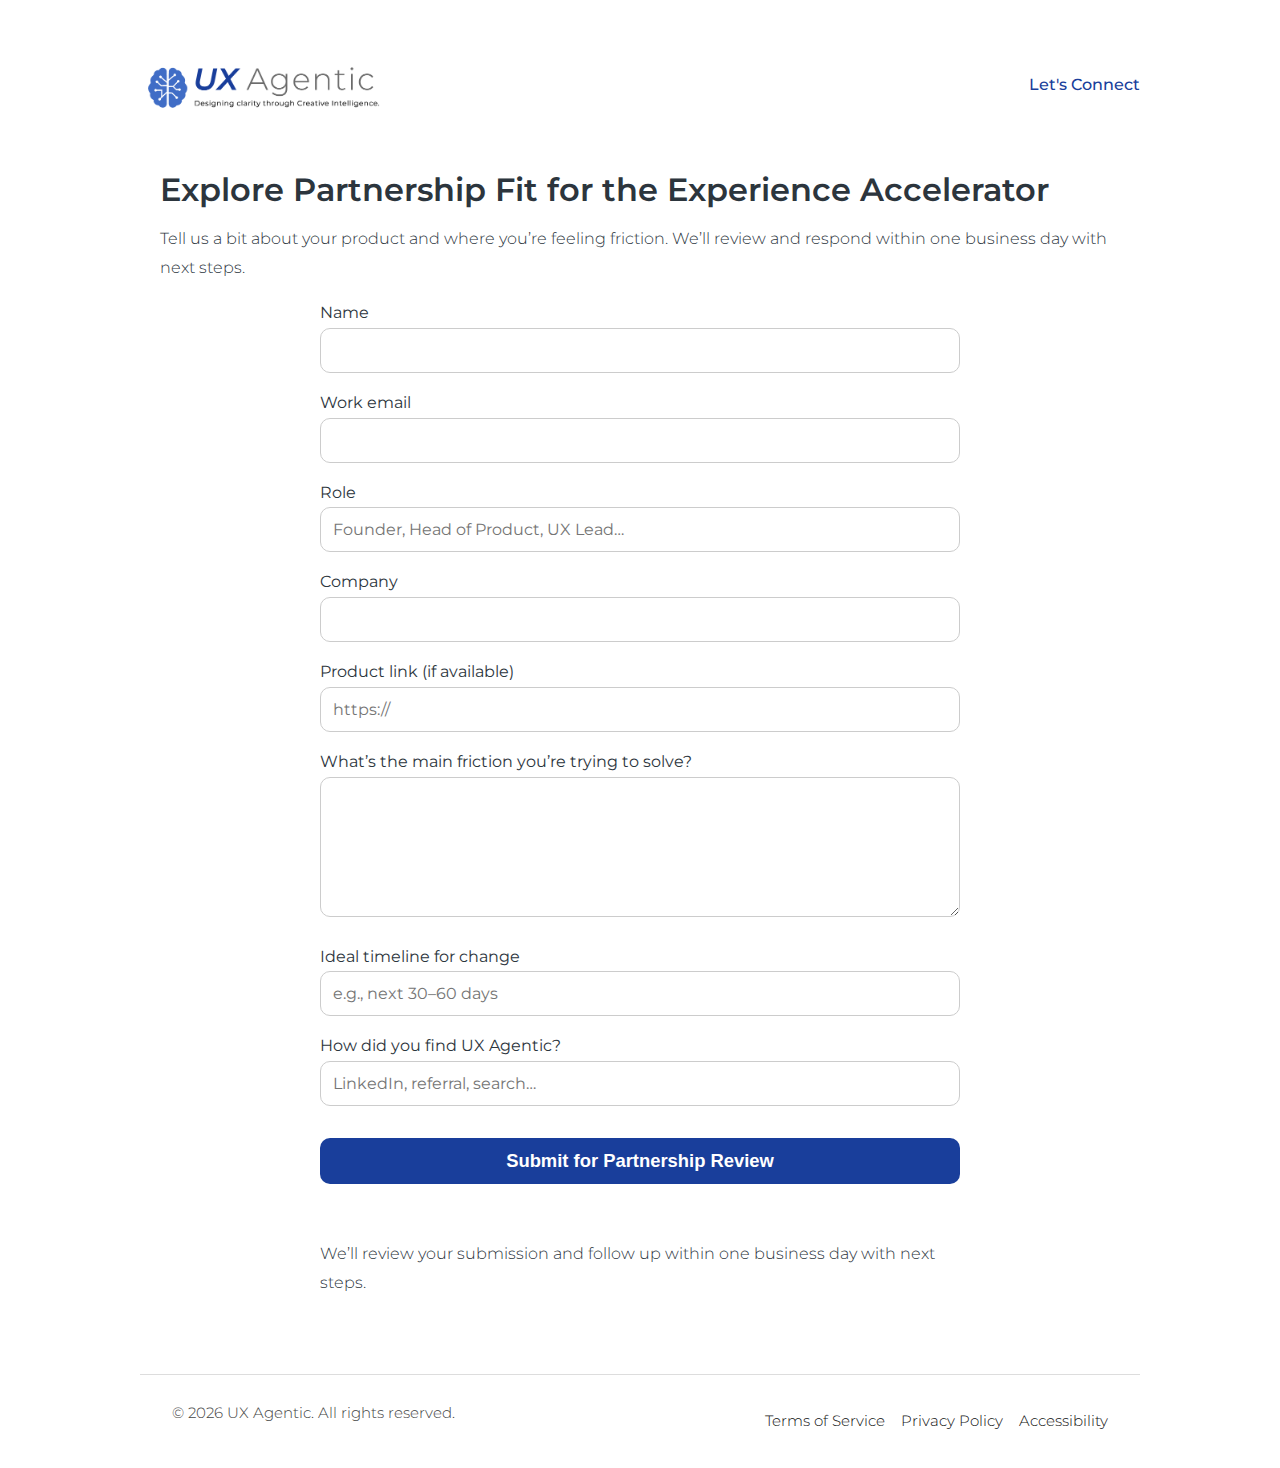
<file: partnership_fit.html>
<!DOCTYPE html>
<html lang="en">
<head>
  <meta charset="utf-8">
  <meta name="viewport" content="width=device-width, initial-scale=1">
  <title>UX Agentic — Partnership Fit Discovery</title>
  <link rel="preconnect" href="https://fonts.gstatic.com" crossorigin>
<link href="https://fonts.googleapis.com/css2?family=Montserrat:wght@300;400;500;600&display=swap" rel="stylesheet">
  <link rel="stylesheet" href="css/global.css">
  <script src="js/global.js" defer></script>
<body>
  <header id="header" role="banner">
  </header>

  <main id="main" class="main">
    <section class="frame section" aria-labelledby="fit-title" aria-describedby="fit-desc">
        <h1 id="fit-title" class="h2">Explore Partnership Fit for the Experience Accelerator</h1>

        <p id="fit-desc" class="body">
            Tell us a bit about your product and where you’re feeling friction.
            We’ll review and respond within one business day with next steps.
        </p>

        <form
            action="https://formspree.io/f/xvgdgllb"
            method="POST"
            class="contact-form"
        >
            <input type="hidden" name="_redirect" value="https://uxagentic.ai/experience_accelerator_confirmation.html">
            <div class="form-row">
            <label for="name" class="body">Name</label>
            <input id="name" name="name" type="text" class="input"
                    autocomplete="name" required aria-required="true">
            </div>

            <div class="form-row">
            <label for="email" class="body">Work email</label>
            <input id="email" name="email" type="email" class="input"
                    autocomplete="email" required aria-required="true">
            </div>

            <div class="form-row">
            <label for="role" class="body">Role</label>
            <input id="role" name="role" type="text" class="input"
                    placeholder="Founder, Head of Product, UX Lead…">
            </div>

            <div class="form-row">
            <label for="company" class="body">Company</label>
            <input id="company" name="company" type="text" class="input"
                    autocomplete="organization">
            </div>

            <div class="form-row">
            <label for="product" class="body">Product link (if available)</label>
            <input id="product" name="product" type="url" class="input"
                    placeholder="https://">
            </div>

            <div class="form-row">
            <label for="challenge" class="body">What’s the main friction you’re trying to solve?</label>
            <textarea id="challenge" name="challenge" rows="4" class="input"
                        required aria-required="true"></textarea>
            </div>

            <div class="form-row">
            <label for="timeline" class="body">Ideal timeline for change</label>
            <input id="timeline" name="timeline" type="text" class="input"
                    placeholder="e.g., next 30–60 days">
            </div>

            <div class="form-row">
            <label for="heard" class="body">How did you find UX Agentic?</label>
            <input id="heard" name="heard" type="text" class="input"
                    placeholder="LinkedIn, referral, search…">
            </div>

            <input type="hidden" name="form_context"
                value="Experience Accelerator Partnership Fit">

            <div class="cta-container" style="margin-top:1rem;">
            <button type="submit" class="button primary-button"
                    aria-label="Submit your details for Experience Accelerator partnership review">
                Submit for Partnership Review
            </button>
            </div>

            <p class="tiny-center" style="margin-top:.5rem;">
            We’ll review your submission and follow up within one business day with next steps.
            </p>
        </form>
    </section>
  </main>

    <footer id="footer" role="contentinfo">
    </footer>
</body>
</html>
</file>
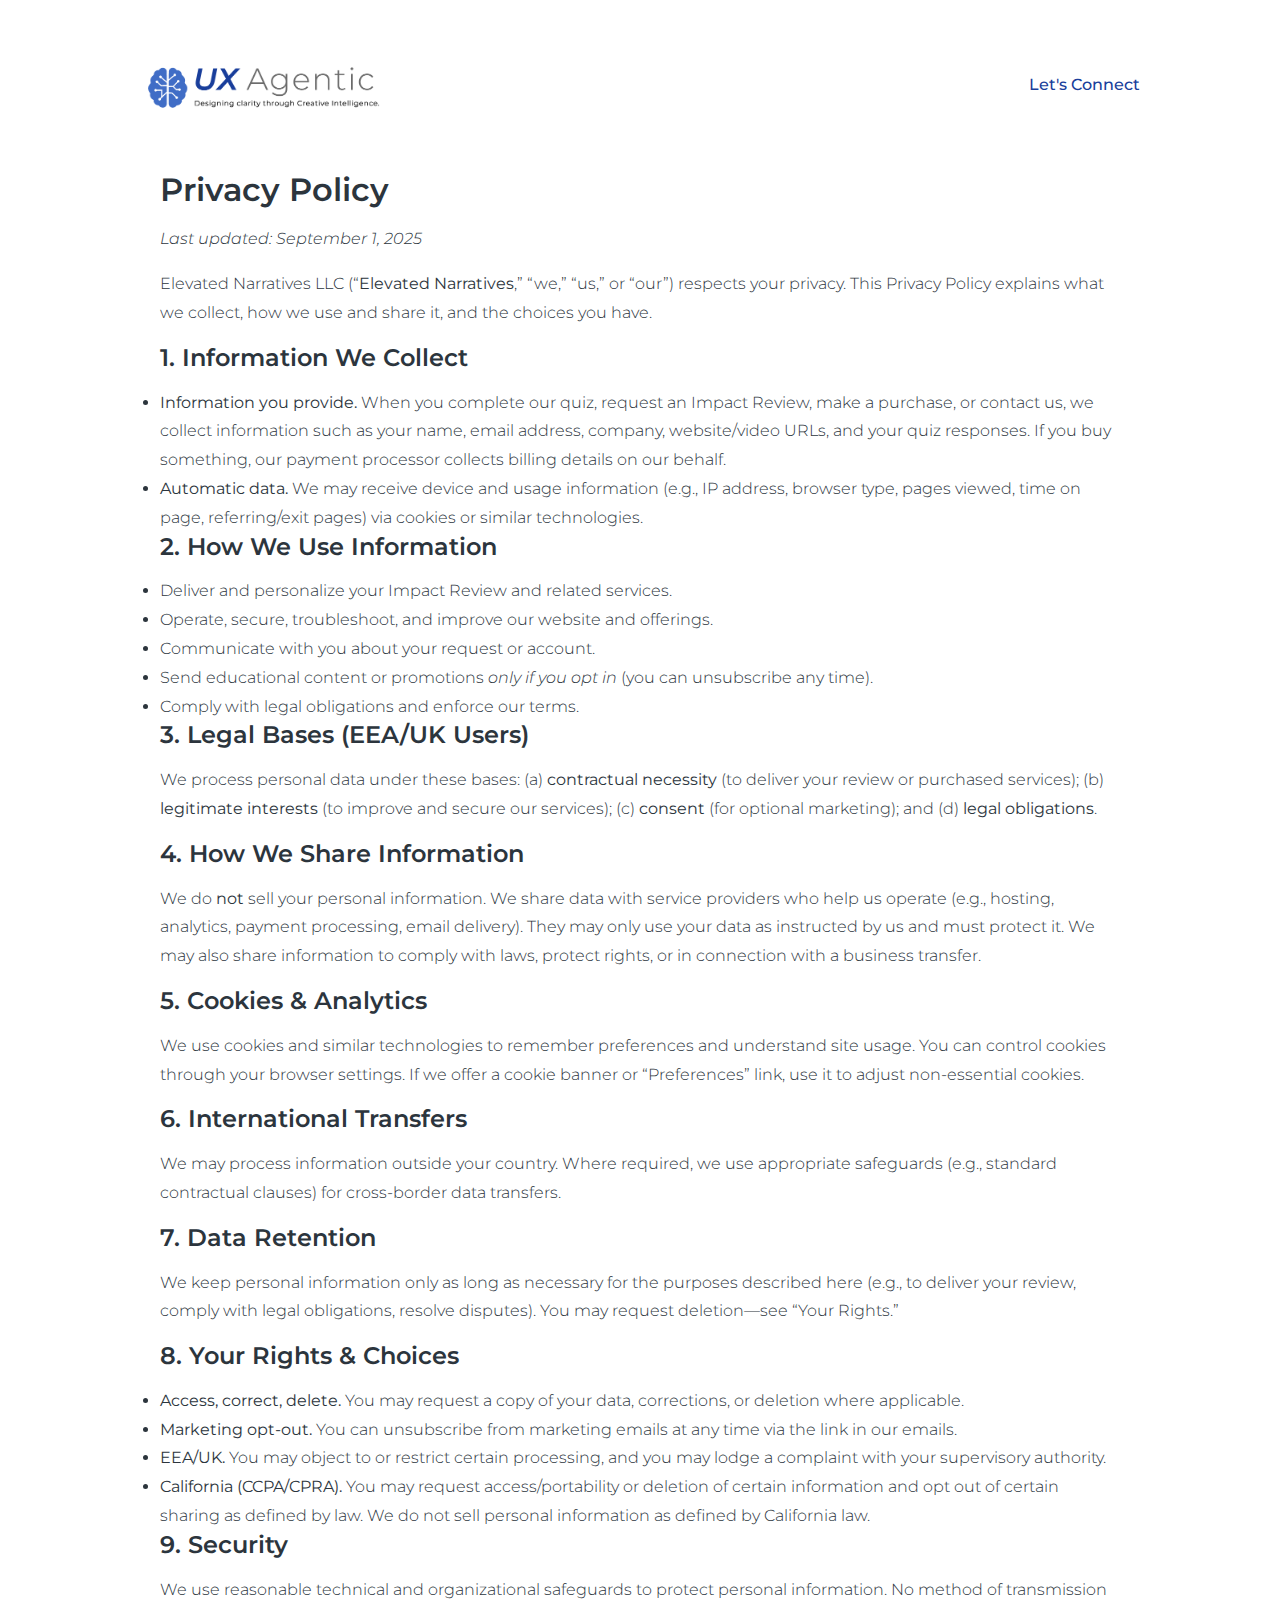
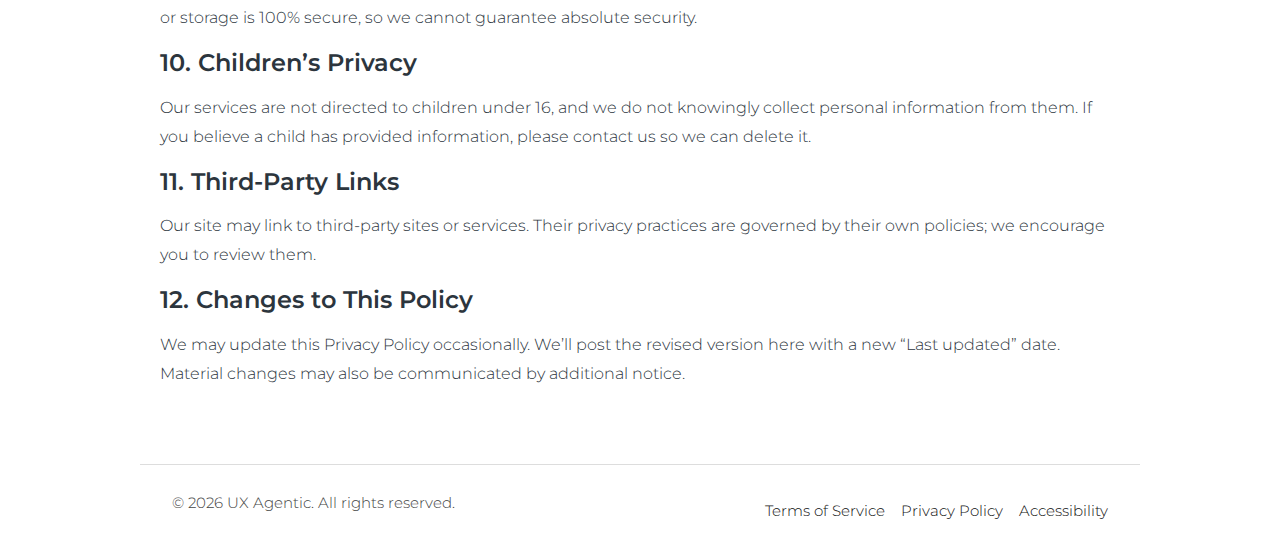
<file: privacy.html>
<!DOCTYPE html>
<html lang="en">
<head>
  <meta charset="utf-8">
  <meta name="viewport" content="width=device-width, initial-scale=1">
  <title>UX Agentic — Contact Us</title>
  <link rel="preconnect" href="https://fonts.gstatic.com" crossorigin>
<link href="https://fonts.googleapis.com/css2?family=Montserrat:wght@300;400;500;600&display=swap" rel="stylesheet">
  <link rel="stylesheet" href="css/global.css">
  <script src="js/global.js" defer></script>
<body>
  <header id="header" role="banner">
  </header>

      <main class="main" id="main" role="main" aria-labelledby="privacy-title">
        <h1 id="privacy-title">Privacy Policy</h1>
        <p><em>Last updated: September 1, 2025</em></p>

        <p>
            Elevated Narratives LLC (“<strong>Elevated Narratives</strong>,” “we,” “us,” or “our”) respects your privacy.
            This Privacy Policy explains what we collect, how we use and share it, and the choices you have.
        </p>

        <h2 id="info-we-collect">1. Information We Collect</h2>
        <ul>
            <li><strong>Information you provide.</strong> When you complete our quiz, request an Impact Review, make a purchase, or contact us, we collect information such as your name, email address, company, website/video URLs, and your quiz responses. If you buy something, our payment processor collects billing details on our behalf.</li>
            <li><strong>Automatic data.</strong> We may receive device and usage information (e.g., IP address, browser type, pages viewed, time on page, referring/exit pages) via cookies or similar technologies.</li>
        </ul>

        <h2 id="how-we-use">2. How We Use Information</h2>
        <ul>
            <li>Deliver and personalize your Impact Review and related services.</li>
            <li>Operate, secure, troubleshoot, and improve our website and offerings.</li>
            <li>Communicate with you about your request or account.</li>
            <li>Send educational content or promotions <em>only if you opt in</em> (you can unsubscribe any time).</li>
            <li>Comply with legal obligations and enforce our terms.</li>
        </ul>

        <h2 id="legal-bases">3. Legal Bases (EEA/UK Users)</h2>
        <p>We process personal data under these bases: (a) <strong>contractual necessity</strong> (to deliver your review or purchased services); (b) <strong>legitimate interests</strong> (to improve and secure our services); (c) <strong>consent</strong> (for optional marketing); and (d) <strong>legal obligations</strong>.</p>

        <h2 id="sharing">4. How We Share Information</h2>
        <p>
            We do <strong>not</strong> sell your personal information. We share data with service providers who help us operate (e.g., hosting, analytics, payment processing, email delivery). They may only use your data as instructed by us and must protect it. We may also share information to comply with laws, protect rights, or in connection with a business transfer.
        </p>

        <h2 id="cookies">5. Cookies &amp; Analytics</h2>
        <p>
            We use cookies and similar technologies to remember preferences and understand site usage. You can control cookies through your browser settings. If we offer a cookie banner or “Preferences” link, use it to adjust non-essential cookies.
        </p>

        <h2 id="international">6. International Transfers</h2>
        <p>
            We may process information outside your country. Where required, we use appropriate safeguards (e.g., standard contractual clauses) for cross-border data transfers.
        </p>

        <h2 id="retention">7. Data Retention</h2>
        <p>
            We keep personal information only as long as necessary for the purposes described here (e.g., to deliver your review, comply with legal obligations, resolve disputes). You may request deletion—see “Your Rights.”
        </p>

        <h2 id="your-rights">8. Your Rights &amp; Choices</h2>
        <ul>
            <li><strong>Access, correct, delete.</strong> You may request a copy of your data, corrections, or deletion where applicable.</li>
            <li><strong>Marketing opt-out.</strong> You can unsubscribe from marketing emails at any time via the link in our emails.</li>
            <li><strong>EEA/UK.</strong> You may object to or restrict certain processing, and you may lodge a complaint with your supervisory authority.</li>
            <li><strong>California (CCPA/CPRA).</strong> You may request access/portability or deletion of certain information and opt out of certain sharing as defined by law. We do not sell personal information as defined by California law.</li>
        </ul>

        <h2 id="security">9. Security</h2>
        <p>
            We use reasonable technical and organizational safeguards to protect personal information. No method of transmission or storage is 100% secure, so we cannot guarantee absolute security.
        </p>

        <h2 id="children">10. Children’s Privacy</h2>
        <p>
            Our services are not directed to children under 16, and we do not knowingly collect personal information from them. If you believe a child has provided information, please contact us so we can delete it.
        </p>

        <h2 id="third-parties">11. Third-Party Links</h2>
        <p>
            Our site may link to third-party sites or services. Their privacy practices are governed by their own policies; we encourage you to review them.
        </p>

        <h2 id="changes">12. Changes to This Policy</h2>
        <p>
            We may update this Privacy Policy occasionally. We’ll post the revised version here with a new “Last updated” date. Material changes may also be communicated by additional notice.
        </p>

        
    </main>

    <footer id="footer" role="contentinfo">
    </footer>
</body>
</html>
</file>
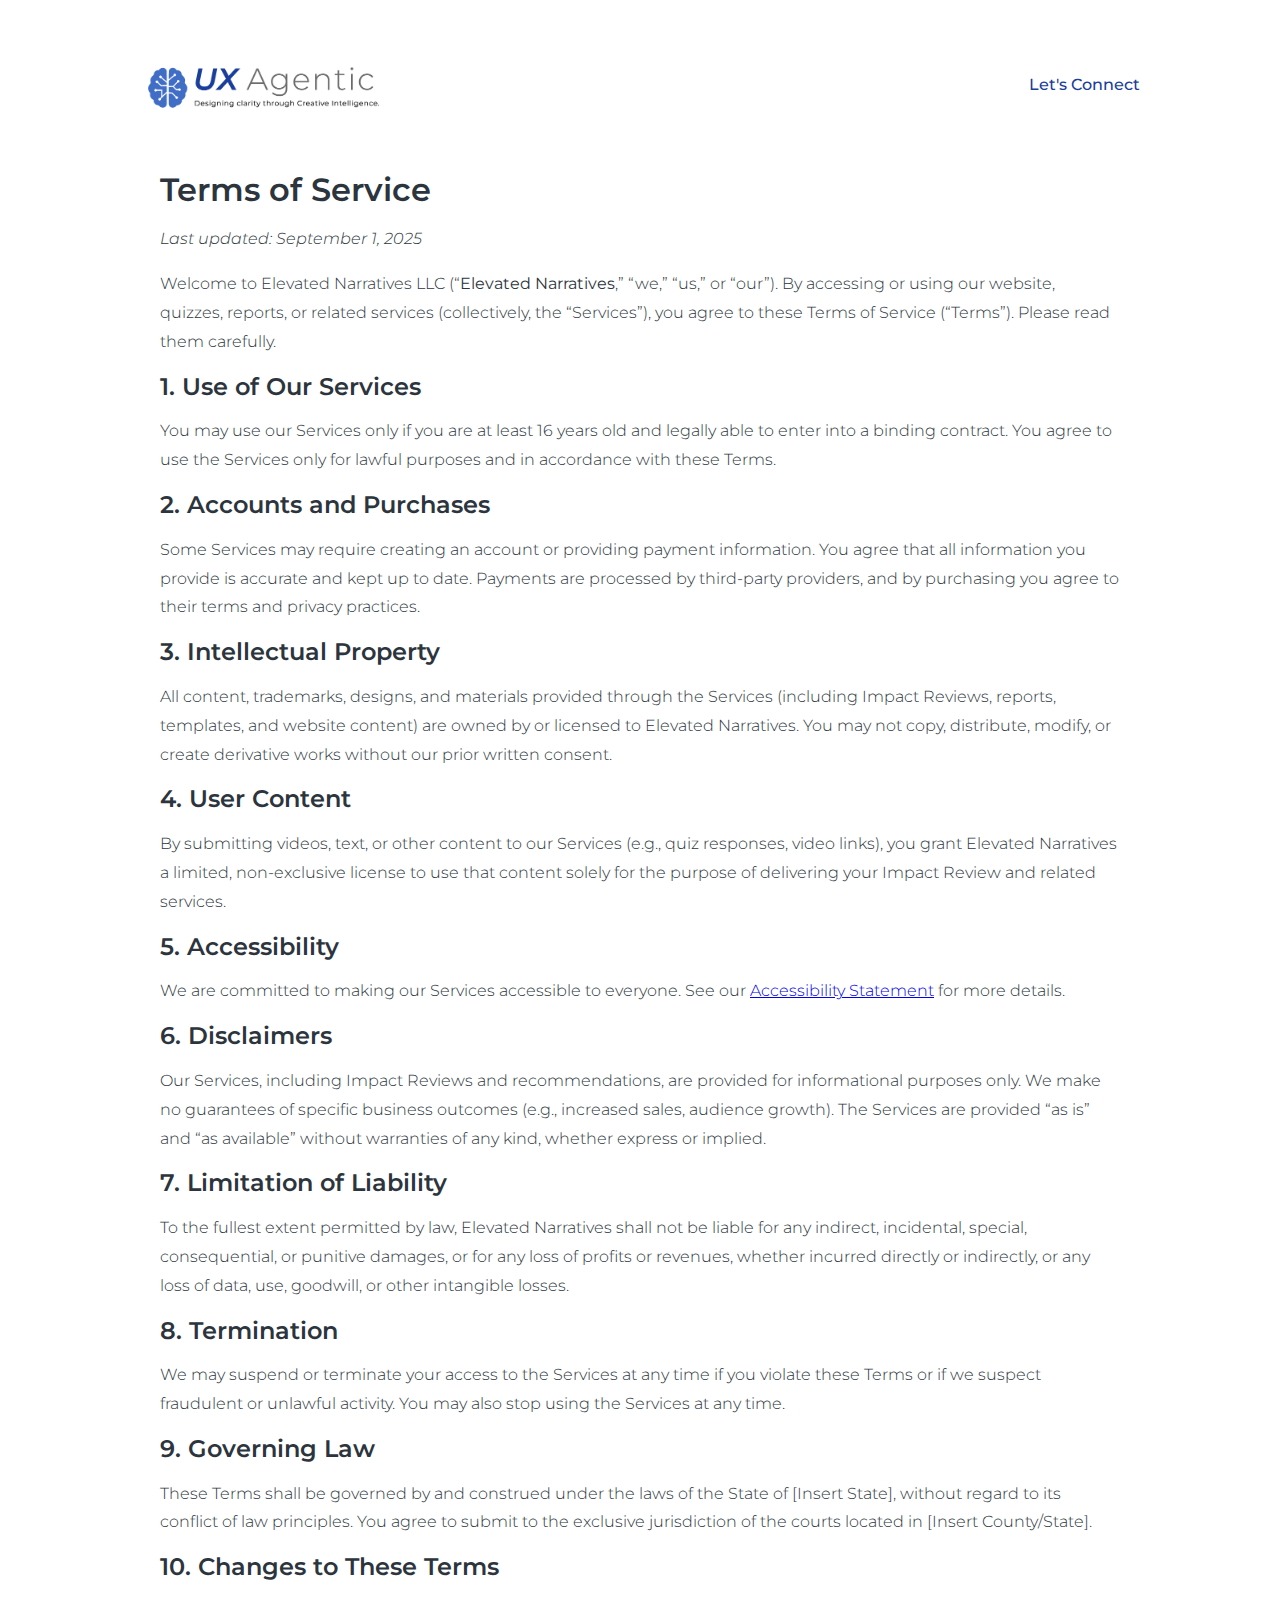
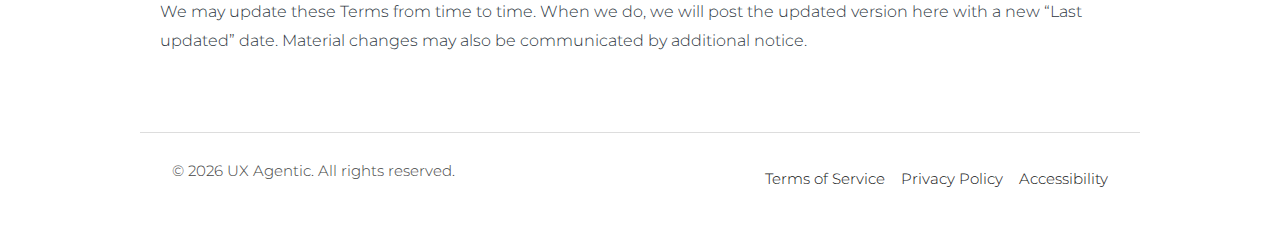
<file: terms.html>
<!DOCTYPE html>
<html lang="en">
<head>
  <meta charset="utf-8">
  <meta name="viewport" content="width=device-width, initial-scale=1">
  <title>UX Agentic — Contact Us</title>
  <link rel="preconnect" href="https://fonts.gstatic.com" crossorigin>
<link href="https://fonts.googleapis.com/css2?family=Montserrat:wght@300;400;500;600&display=swap" rel="stylesheet">
  <link rel="stylesheet" href="css/global.css">
  <script src="js/global.js" defer></script>
<body>
  <header id="header" role="banner">
  </header>

    <main class="main" id="main" role="main" aria-labelledby="tos-title">
        <h1 id="tos-title">Terms of Service</h1>
        <p><em>Last updated: September 1, 2025</em></p>

        <p>
            Welcome to Elevated Narratives LLC (“<strong>Elevated Narratives</strong>,” “we,” “us,” or “our”). 
            By accessing or using our website, quizzes, reports, or related services (collectively, the “Services”), 
            you agree to these Terms of Service (“Terms”). Please read them carefully.
        </p>

        <h2>1. Use of Our Services</h2>
        <p>
            You may use our Services only if you are at least 16 years old and legally able to enter into a binding contract. 
            You agree to use the Services only for lawful purposes and in accordance with these Terms.
        </p>

        <h2>2. Accounts and Purchases</h2>
        <p>
            Some Services may require creating an account or providing payment information. You agree that all information 
            you provide is accurate and kept up to date. Payments are processed by third-party providers, and by purchasing 
            you agree to their terms and privacy practices.
        </p>

        <h2>3. Intellectual Property</h2>
        <p>
            All content, trademarks, designs, and materials provided through the Services (including Impact Reviews, reports, 
            templates, and website content) are owned by or licensed to Elevated Narratives. You may not copy, distribute, 
            modify, or create derivative works without our prior written consent.
        </p>

        <h2>4. User Content</h2>
        <p>
            By submitting videos, text, or other content to our Services (e.g., quiz responses, video links), you grant 
            Elevated Narratives a limited, non-exclusive license to use that content solely for the purpose of delivering 
            your Impact Review and related services.
        </p>

        <h2>5. Accessibility</h2>
        <p>
            We are committed to making our Services accessible to everyone. See our 
            <a href="/accessibility">Accessibility Statement</a> for more details.
        </p>

        <h2>6. Disclaimers</h2>
        <p>
            Our Services, including Impact Reviews and recommendations, are provided for informational purposes only. 
            We make no guarantees of specific business outcomes (e.g., increased sales, audience growth). 
            The Services are provided “as is” and “as available” without warranties of any kind, whether express or implied.
        </p>

        <h2>7. Limitation of Liability</h2>
        <p>
            To the fullest extent permitted by law, Elevated Narratives shall not be liable for any indirect, incidental, 
            special, consequential, or punitive damages, or for any loss of profits or revenues, whether incurred directly 
            or indirectly, or any loss of data, use, goodwill, or other intangible losses.
        </p>

        <h2>8. Termination</h2>
        <p>
            We may suspend or terminate your access to the Services at any time if you violate these Terms or if we suspect 
            fraudulent or unlawful activity. You may also stop using the Services at any time.
        </p>

        <h2>9. Governing Law</h2>
        <p>
            These Terms shall be governed by and construed under the laws of the State of [Insert State], without regard to 
            its conflict of law principles. You agree to submit to the exclusive jurisdiction of the courts located in 
            [Insert County/State].
        </p>

        <h2>10. Changes to These Terms</h2>
        <p>
            We may update these Terms from time to time. When we do, we will post the updated version here with a new 
            “Last updated” date. Material changes may also be communicated by additional notice.
        </p>

        
    </main>

    <footer id="footer" role="contentinfo">
    </footer>
</body>
</html>
</file>
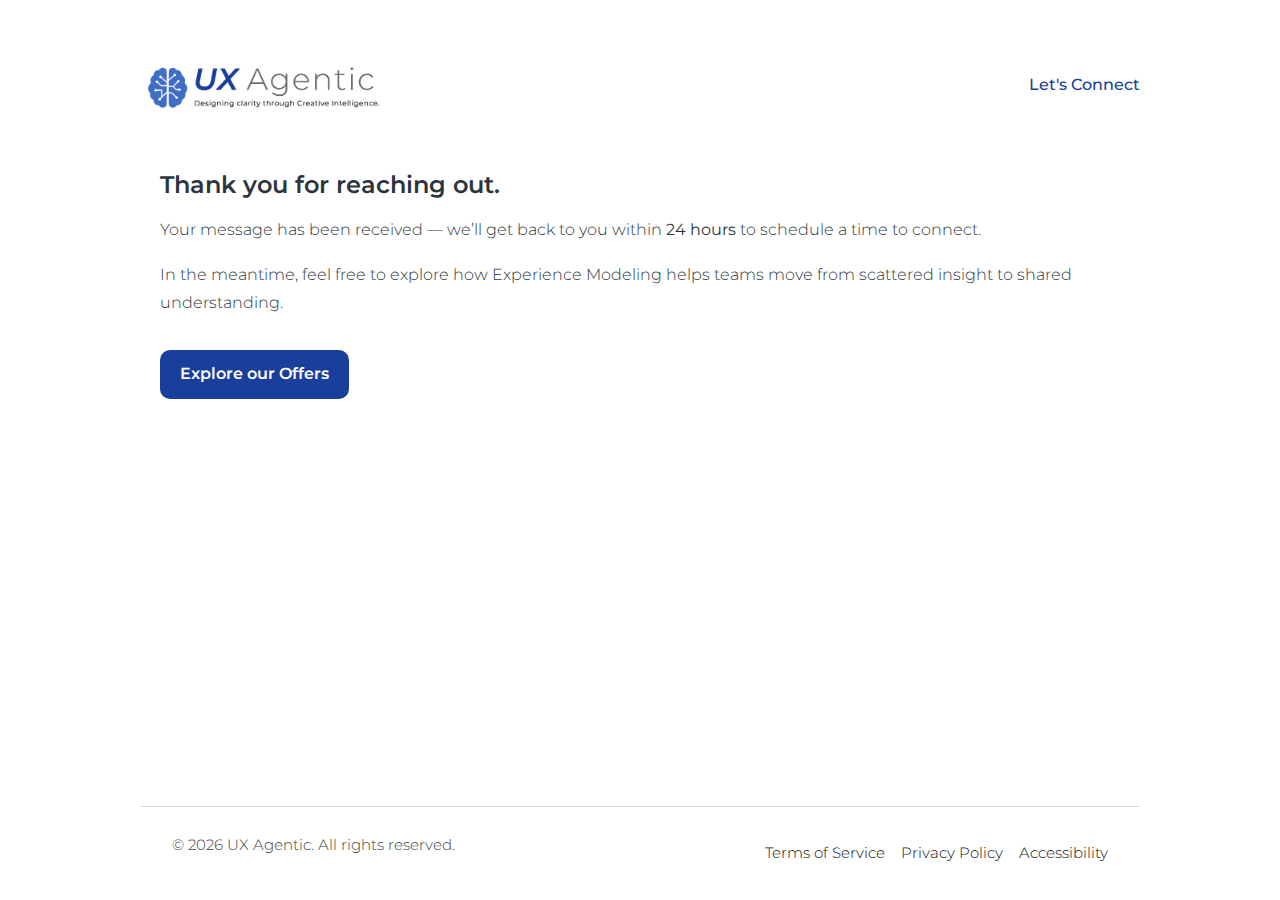
<file: thank_you.html>
<!DOCTYPE html>
<html lang="en">
<head>
  <meta charset="utf-8">
  <meta name="viewport" content="width=device-width, initial-scale=1">
  <title>UX Agentic — Thank You!</title>
  <link rel="preconnect" href="https://fonts.gstatic.com" crossorigin>
<link href="https://fonts.googleapis.com/css2?family=Montserrat:wght@300;400;500;600&display=swap" rel="stylesheet">
  <link rel="stylesheet" href="css/global.css">
  <script src="js/global.js" defer></script>
<body>
  <header id="header" role="banner">
  </header>

  <main id="main" class="main">
    <section class="frame section">
        <h2 class="h2">Thank you for reaching out.</h2>

        <p class="body">
            Your message has been received — we’ll get back to you within <strong>24 hours</strong> to schedule a time to connect.
        </p>

        <p class="body space-lg">
            In the meantime, feel free to explore how Experience Modeling helps teams move from scattered insight to shared understanding.
        </p>

        <div class="cta-container">
                <a href="offers.html#diagnostic"><div class="button primary-button">Explore our Offers</div></a>
            </div>

    </section>
  </main>

    <footer id="footer" role="contentinfo">
    </footer>
</body>
</html>
</file>
<file: css/global.css>
/* Base colors and variables */
:root {
  --bg: #ffffff;
  --ink: #2c353d;
  --ink-2: #445561;
  --muted: #73858f;
  --primary: #193E9B;
  --color-primary: #193E9B;
  --color-focus: #406DC6;
  --color-text: #2c353d;
  --color-text-light: #445561;
  --color-background: #ffffff;
  --color-gray-100: #f8f9fa;
  --color-gray-200: #e9ecef;
  --color-gray-300: #dee2e6;
  --color-rule: #bfccfb;
  --spacing-xs: 0.25rem;
  --spacing-sm: 0.5rem;
  --spacing-md: 1rem;
  --spacing-lg: 2rem;
  --spacing-xl: 4rem;
  --container-width: 1200px;
  --border-radius: 10px;
  --transition: 0.3s ease;
  --font-primrary: 'Montserrat', -apple-system, BlinkMacSystemFont, 'Segoe UI', Roboto, sans-serif;
}

/* Base Reset */
*, *::before, *::after {
  box-sizing: border-box;
  margin: 0;
  padding: 0;
}

/* Typography */
@import url('https://fonts.googleapis.com/css2?family=Montserrat:wght@400;500;600;700&display=swap');

html, body {
  height: 100%;
  scroll-behavior: smooth;
}

body {
  font-family: 'Montserrat', -apple-system, BlinkMacSystemFont, 'Segoe UI', Roboto, sans-serif;
  color: var(--color-text);
  line-height: 1.8rem;
  font-size: 16px;
  background-color: var(--color-background);
  font-weight: 300;
  /* Make body a flex container to push footer to bottom */
  display: flex;
  flex-direction: column;
  min-height: 100vh;
}

h1, h2, h3, h4, h5, h6 {
  line-height: 1.2;
  color: var(--color-text);
  margin-bottom: var(--spacing-md);
  font-weight: 600;
}
h3 {
  color: var(--color-text-light);
  font-weight: 500;
}

p {
  margin-bottom: var(--spacing-md);
}

.lead {
  font-size: 1.1rem;
  font-weight: 400;
  color: var(--color-text-light);
  margin-bottom: var(--spacing-lg);
}
.tiny {
  font-size: 0.85rem;
  color: var(--color-text-light);
  font-style: italic;
}

.list {
  font-family: 'Montserrat', sans-serif;
  font-weight: 300;
  color: var(--ink);
  line-height: 1.5rem;
  margin: 0 0 2rem 2rem;
  padding-left: 0;
  list-style-type: disc;
}

.list li {
  margin-bottom: 1.25rem;
}

.list li::marker {
  color: var(--accent, #1A56DB); /* fallback to your brand blue */
  font-size: 0.9em;
}
/* Layout */
.container {
  width: min(var(--container-width), 90%);
  margin: 0 auto;
  padding: var(--spacing-md) 0;
}


.caption {
    display: block;
    font-size: 0.9rem;
    color: var(--color-text-light);
    margin-top: 0.5rem;
}

.text-link {
    color: var(--color-primary);
    text-decoration: none;
    font-weight: 500;
} 
.text-link:hover {
    text-decoration: underline;
}
.italic {
    font-style: italic;
}
.call-out {
    font-weight: 300;
    color: var(--color-text-light);
    font-size: 1.3rem;
    margin-bottom: var(--spacing-md);
} 
.quote{
  padding: var(--spacing-md) 0 var(--spacing-xl) 0;
} 

.kicker { 
  font-size:.95rem; 
  font-weight:500; 
  color: var(--color-text-light); 
  margin:-.25rem 0 1rem; 
}
.meta.center { 
  text-align:center; 
  color:#555; 
}

/* Header */
.site-header {
  background-color: var(--color-background);
  top: 0;
  z-index: 100;
  max-width: 1000px;
  padding-top: 2rem;
  padding-bottom: 2rem;
  margin: 0 auto
}

.nav-container {
  display: flex;
  justify-content: space-between;
  align-items: center;
  padding: var(--spacing-md) 0;
}

/* Override any other logo styles */
/* Logo styles moved to .nav-container */

.nav-container a:focus {
  outline: 2px solid var(--color-focus);
  outline-offset: 2px;
  border-radius: var(--border-radius);
}

.logo {
  font-size: 1.5rem;
  font-weight: 700;
  text-decoration: none;
  color: var(--color-text);
}

/* Logo link focus state */
a:has(.logo) {
  display: inline-block; /* Ensures the focus ring wraps the image */
}

a:has(.logo):focus {
  outline: 2px solid var(--color-focus);
  outline-offset: 2px;
  border-radius: var(--border-radius);
}

.nav-container img.logo {
  height: 75px;
  width: auto;
  display: block;
}

@media (max-width: 768px) {
  .nav-container img.logo {
    height: 80px;
  }
}



/* Button Styles */
.button,
.button-primary {
  display: inline-flex; /* hug content */
  padding: 10px 20px;
  justify-content: center;
  align-items: center;
  gap: 10px;
  border-radius: var(--border-radius);
  background: var(--color-primary);
  color: #ffffff;
  width: auto;
  white-space: nowrap; /* prevent line breaks so button fits text */
  border: none;
  cursor: pointer;
  font-size: 1rem;
  font-weight: 600;
  transition: all var(--transition);
  text-decoration: none;
}

.button:focus,
.button-primary:focus,
a.button:focus,
a.button-primary:focus {
  outline: 2px solid var(--color-focus);
  outline-offset: 2px;
  text-decoration: none;
}
.button-secondary {
    background: var(--color-gray-200);
    color: var(--color-text);
    border: none;
    cursor: pointer;
    font-size: 1rem;
    font-weight: 600;
    transition: background-color var(--transition);
}

.button:hover {
  background-color: #0052a3;
}

.button:focus-visible {
  outline: 3px solid var(--color-primary);
  outline-offset: 3px;
  text-decoration: none;
}

.button-outline {
  background-color: transparent;
  border: 2px solid var(--color-primary);
  color: var(--color-primary);
}

.button-outline:hover {
  background-color: var(--color-primary);
  color: white;
}
.link-top {
  font-size: 0.9rem;
  color: var(--color-primary);
  text-decoration: none;
  font-weight: 500;
  background-color: #ffffff;
  border-radius: var(--border-radius);
  padding: 0.5rem 1rem;
  border: 1px solid var(--color-primary);
}
.section-pad {
  /* reduce bottom padding so adjacent sections sit closer together */
  padding-bottom: var(--spacing-lg);
}

/* Hero Section */
.hero {
  padding: 0;
}

.hero-grid {
  display: grid;
  grid-template-columns: 1fr 1fr;
  gap: var(--spacing-xl);
  align-items: start;
}

.hero h1 {
  font-size: 30px;
  margin-bottom: var(--spacing-lg);
}
.zebra {
    background-color: var(--color-gray-100);
    padding: var(--spacing-xl) 0;
}
/* Card Grid */
.card-grid {
  display: grid;
  grid-template-columns: repeat(auto-fit, minmax(300px, 1fr));
  gap: var(--spacing-lg);
  /* reduce top/bottom margin to tighten spacing between sections */
  margin: var(--spacing-lg) 0;
}
.card-gridx3 {
  display: grid;
  grid-template-columns: repeat(auto-fit, minmax(200px, 1fr));
  gap: var(--spacing-lg);
}

.card {
  background-color: #ffffff;
  border-radius: var(--border-radius);
  overflow: visible;
  box-shadow: 0 4px 6px rgba(0, 0, 0, 0.1);
  transition: transform var(--transition);
}

.img-card {
  background-color: #ffffff;
  border-radius: var(--border-radius);
  text-align: left;
  display: flex;
  flex-direction: column;
  justify-content: flex-start; /* don't stretch image to fill vertical space */
  gap: 0.5rem;
  overflow: hidden;
}

/* Constrain single images to max 350px height, allow natural width */
.img-card > .card-image {
  max-height: 350px;
  width: 100%;
  aspect-ratio: auto;
  object-fit: contain;
}


.card-image {
  width: 100%;
  display: block;
  /* keep images a consistent 16:9 ratio regardless of caption height */
  aspect-ratio: 16 / 9;
  height: auto;
  object-fit: cover;
  border-radius: var(--border-radius);
}
.card-image.small {
  width: 40%;
  height: auto;
  object-fit: contain;
  border-radius: var(--border-radius);
}

.card-content {
  padding: var(--spacing-lg);
}
.product-cards{
    display: flex;
    flex-direction: column;
    justify-content: center;
    align-items: center;
    gap: 10px;
    align-self: stretch;
    padding: 2rem 0 
}
.product-card {
   display: flex;
    padding: 40px 20px;
    flex-direction: column;
    align-items: left;
    gap: 18px;
    align-self: stretch; 
    border-radius: 10px;
    background: #FFF;
    box-shadow: 0 0 10px 0 rgba(92, 120, 220, 0.32);
}

.product-card-img {
  width: 400px;
  object-fit: contain;
  margin-bottom: var(--spacing-md);
}

/* Features Section */
.features {
  background-color: var(--color-gray-100);
}

.feature-grid {
  display: grid;
  grid-template-columns: repeat(auto-fit, minmax(250px, 1fr));
  gap: var(--spacing-lg);
}

/* Tables */
.table-wrapper {
  overflow-x: auto;
  margin: 1.5rem 0 2rem;
}

.kpi-table {
  width: 100%;
  border-collapse: collapse;
  font-family: 'Montserrat', sans-serif;
  font-size: 1rem;
  line-height: 1.6;
  background: #fff;
  border: 1px solid #e5e7eb;
  border-radius: 8px;
  overflow: hidden;
}

.kpi-table thead {
  background: #f2f5ff;
}
.kpi-table th {
  text-align: left;
  font-weight: 600;
  color: #1d47a1;
  padding: 0.25rem 1rem;
  font-size: 1.05rem;
  border-bottom: 1px solid #e5e7eb;
}
.kpi-table td {
  padding: .5rem 1rem;
  border-bottom: 1px solid #e5e7eb;
  vertical-align: top;
}
.kpi-table tr:last-child td {
  border-bottom: none;
}

.note {
  color: #6b7280;
  font-size: 0.95rem;
  font-style: italic;
  margin-top: 1.5rem;
}

.media{
    max-width: 100%;
    height: 300px;
    border-radius: var(--border-radius);
    margin-top: 1rem;
    background: var(--color-primary);
}

/* Add to about.css or global.css for responsive video */
.hero-video-wrapper {
  position: relative;
  width: 100%;
  padding-bottom: 56.25%; /* 16:9 aspect ratio */
  height: 0;
  overflow: hidden;
  background: #000;
  border-radius: var(--border-radius);
}

.hero-video-wrapper iframe {
  position: absolute;
  top: 0;
  left: 0;
  width: 100%;
  height: 100%;
  border: none;
}

/* Footer */
.site-footer {
  background-color: #ffffff;
  padding: 1.5rem 2rem;
  border-top: 1px solid #ddd;
  font-family: 'Montserrat', sans-serif;
  font-size: 0.95rem;
  color: #222;
  max-width: 1000px;
  margin: 3.75rem auto 0; /* 60px top margin, auto horizontal, 0 bottom */
  /* Prevent footer from shrinking and ensure it stays at bottom */
  flex-shrink: 0;
}

.footer-container {
  max-width: 1200px;
  margin: 0 auto;
  display: flex;
  flex-direction: column;
  align-items: center;
  justify-content: space-between;
  gap: 0.75rem;
  text-align: center;
}

.footer-nav {
  display: flex;
  flex-wrap: wrap;
  gap: 1rem;
  justify-content: center;
}

.footer-nav a {
  color: #111;
  text-decoration: none;
  font-weight: 300;
  transition: color 0.2s ease;
}

.footer-nav a:hover {
  color: #1d47a1;
}

.footer-copy {
  font-weight: 300;
  color: #444;
}

/* Responsive layout */
@media (min-width: 768px) {
  .footer-container {
    flex-direction: row;
    justify-content: space-between;
    text-align: left;
  }
}

/* Accessibility */
.sr-only {
  position: absolute;
  width: 1px;
  height: 1px;
  padding: 0;
  margin: -1px;
  overflow: hidden;
  clip: rect(0, 0, 0, 0);
  white-space: nowrap;
  border: 0;
}

:focus {
  /* Restore default focus ring as fallback */
  outline: 2px solid var(--color-focus);
  outline-offset: 2px;
}

/* Enhance focus styles for keyboard navigation */
:focus:not(:focus-visible) {
  outline: none;
}

/* Text links get underline */
a:not([class]):focus {
  text-decoration: underline;
  outline: 2px solid var(--color-focus);
}

/* Responsive Design */
@media (max-width: 768px) {
  .hero-grid {
    grid-template-columns: 1fr;
  }

  .nav-container {
    flex-direction: column;
    gap: var(--spacing-md);
  }

  .card-grid,
  .feature-grid {
    grid-template-columns: 1fr;
  }
}

/* Reduced Motion */
@media (prefers-reduced-motion: reduce) {
  * {
    animation-duration: 0.01ms !important;
    animation-iteration-count: 1 !important;
    transition-duration: 0.01ms !important;
    scroll-behavior: auto !important;
  }
}

/* Print Styles */
@media print {
  .site-header,
  .site-footer {
    display: none;
  }

  .container {
    width: 100%;
    max-width: none;
  }

body {
    color: black;
    background: white;
}

a {
    text-decoration: none;
}

a[href]::after {
    content: " (" attr(href) ")";
}
}

/* custom styles can be added below */
.main {
    max-width: 1000px;
    margin: 0 auto;
    width: 100%;
    padding: 0 20px;
    /* Make main take up remaining space to push footer down */
    flex: 1 0 auto;
}

.two-col-grid {
    display: grid;
    grid-template-columns: 1fr;
    gap: var(--spacing-xl);
}

@media (min-width: 768px) {
    .two-col-grid {
        grid-template-columns: repeat(2, 1fr);
        align-items: start;
    }
}

/* utility classes */
.visually-hidden {
   display: none;
}
.line-break {
    border-bottom: 1px solid var(--color-rule);
    padding: 1.3rem 0;
}
.break {
  padding: 2.6rem 0 0 0;
}
.pad-top {
    padding-top: 1.3rem;
}
.pad-bottom {
    padding-bottom: 1.3rem;
}

/* CTA Container */
.cta-container {
    display: flex;
    flex-direction: column;
    gap: var(--spacing-md);
    align-items: start;
    flex-wrap: wrap;
    margin: var(--spacing-lg) 0;
}

/* form */
  .contact-form {
    max-width: 640px;
    margin: 0 auto;
    display: flex;           /* stack fields vertically */
    flex-direction: column;  /* column layout */
    gap: 1rem;               /* consistent spacing between controls */
    width: 100%;
    font-size: 1.rem;
    font-weight: 300;
  }
  .contact-form label {
    display: block;
    margin-top: 0; /* spacing is handled by gap on the container */
    font-weight: 400;
  }
  .contact-form input,
  .contact-form textarea {
    width: 100%;
    padding: 12px;
    border: 1px solid #ccc;
    border-radius: var(--border-radius);
    font-size: 1rem;
    margin-top: 0; /* spacing handled by gap */
    box-sizing: border-box;
    font-family: 'Montserrat', sans-serif;
    font-weight: 400;
    transition: border-color var(--transition), box-shadow var(--transition);
  }
  
  .contact-form input:focus,
  .contact-form textarea:focus {
    outline: none;
    border-color: var(--color-focus);
    box-shadow: 0 0 10px 0 rgba(92, 120, 220, 0.32);
  }
  .contact-form textarea {
    min-height: 140px;
    resize: vertical;
  }
 button.button.primary-button {
    padding: 12px 20px;
    background-color: var(--color-primary);
    color: #fff;
    border: none;
    border-radius: var(--border-radius);
    font-size: 1rem;
    cursor: pointer;
    transition: background-color var(--transition), box-shadow var(--transition);
    width: 100%; /* Full width on small screens */
    align-self: stretch;
    font-size: 1.15rem;
  }

  button:focus-visible {
    outline: 3px solid var(--color-focus);
    outline-offset: 3px;
    text-decoration: none;
  }
 

  /* On larger screens, keep button to its intrinsic width */
  @media (min-width: 768px) {
    .contact-form button {
      width: auto;
      align-self: flex-start;
    }
  }
</file>
